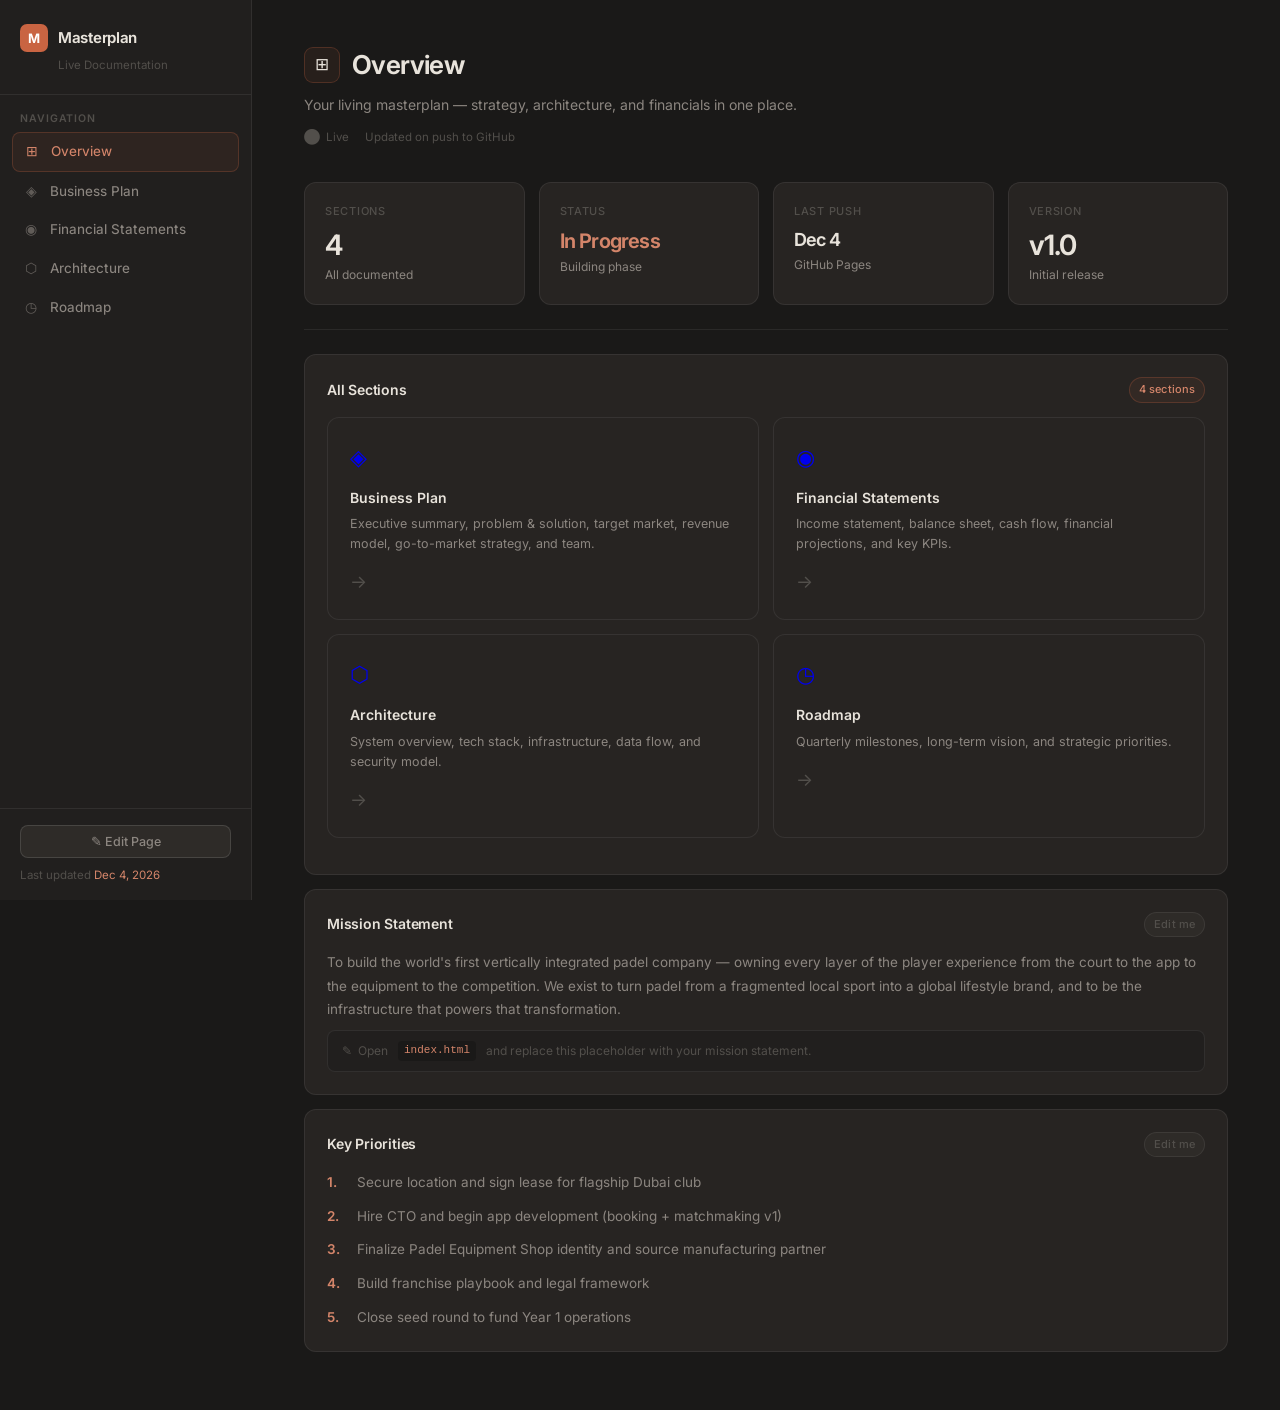
<file: index.html>
<!DOCTYPE html>
<html lang="en">
<head>
  <meta charset="UTF-8" />
  <meta name="viewport" content="width=device-width, initial-scale=1.0" />
  <title>Masterplan — Overview</title>
  <link rel="stylesheet" href="assets/style.css" />
</head>
<body>

<aside class="sidebar" id="sidebar"></aside>

<main class="main">
  <div class="page-header">
    <div class="page-header-top">
      <div class="page-icon">⊞</div>
      <h2>Overview</h2>
    </div>
    <p>Your living masterplan — strategy, architecture, and financials in one place.</p>
    <div class="page-meta">
      <span class="meta-tag">⬤ &nbsp;Live</span>
      <span class="meta-tag">Updated on push to GitHub</span>
    </div>
  </div>

  <!-- Stats -->
  <div class="grid-4">
    <div class="stat-card">
      <div class="stat-label">Sections</div>
      <div class="stat-value">4</div>
      <div class="stat-sub">All documented</div>
    </div>
    <div class="stat-card">
      <div class="stat-label">Status</div>
      <div class="stat-value" style="font-size:20px; color: var(--accent-light);">In Progress</div>
      <div class="stat-sub">Building phase</div>
    </div>
    <div class="stat-card">
      <div class="stat-label">Last Push</div>
      <div class="stat-value" id="last-push" style="font-size:18px;">—</div>
      <div class="stat-sub">GitHub Pages</div>
    </div>
    <div class="stat-card">
      <div class="stat-label">Version</div>
      <div class="stat-value">v1.0</div>
      <div class="stat-sub">Initial release</div>
    </div>
  </div>

  <div class="divider"></div>

  <!-- Section nav cards -->
  <div class="card">
    <div class="card-header">
      <span class="card-title">All Sections</span>
      <span class="badge badge-orange">4 sections</span>
    </div>
    <div class="grid-2">
      <a href="business-plan.html" class="section-card">
        <div class="section-card-icon">◈</div>
        <div class="section-card-title">Business Plan</div>
        <div class="section-card-desc">Executive summary, problem & solution, target market, revenue model, go-to-market strategy, and team.</div>
        <span class="section-card-arrow">→</span>
      </a>
      <a href="financial.html" class="section-card">
        <div class="section-card-icon">◉</div>
        <div class="section-card-title">Financial Statements</div>
        <div class="section-card-desc">Income statement, balance sheet, cash flow, financial projections, and key KPIs.</div>
        <span class="section-card-arrow">→</span>
      </a>
      <a href="architecture.html" class="section-card">
        <div class="section-card-icon">⬡</div>
        <div class="section-card-title">Architecture</div>
        <div class="section-card-desc">System overview, tech stack, infrastructure, data flow, and security model.</div>
        <span class="section-card-arrow">→</span>
      </a>
      <a href="roadmap.html" class="section-card">
        <div class="section-card-icon">◷</div>
        <div class="section-card-title">Roadmap</div>
        <div class="section-card-desc">Quarterly milestones, long-term vision, and strategic priorities.</div>
        <span class="section-card-arrow">→</span>
      </a>
    </div>
  </div>

  <!-- Mission -->
  <div class="card">
    <div class="card-header">
      <span class="card-title">Mission Statement</span>
      <span class="badge badge-muted">Edit me</span>
    </div>
    <div class="card-body">
      To build the world's first vertically integrated padel company — owning every layer of the player experience from the court to the app to the equipment to the competition. We exist to turn padel from a fragmented local sport into a global lifestyle brand, and to be the infrastructure that powers that transformation.
    </div>
    <div class="edit-hint">
      ✎ &nbsp;Open <code>index.html</code> and replace this placeholder with your mission statement.
    </div>
  </div>

  <!-- Quick notes -->
  <div class="card">
    <div class="card-header">
      <span class="card-title">Key Priorities</span>
      <span class="badge badge-muted">Edit me</span>
    </div>
    <div class="card-body">
      <ul style="list-style:none; display:flex; flex-direction:column; gap:10px;">
        <li style="display:flex; gap:10px; align-items:flex-start;"><span style="color:var(--accent-light); font-weight:600; min-width:20px;">1.</span> Secure location and sign lease for flagship Dubai club</li>
        <li style="display:flex; gap:10px; align-items:flex-start;"><span style="color:var(--accent-light); font-weight:600; min-width:20px;">2.</span> Hire CTO and begin app development (booking + matchmaking v1)</li>
        <li style="display:flex; gap:10px; align-items:flex-start;"><span style="color:var(--accent-light); font-weight:600; min-width:20px;">3.</span> Finalize Padel Equipment Shop identity and source manufacturing partner</li>
        <li style="display:flex; gap:10px; align-items:flex-start;"><span style="color:var(--accent-light); font-weight:600; min-width:20px;">4.</span> Build franchise playbook and legal framework</li>
        <li style="display:flex; gap:10px; align-items:flex-start;"><span style="color:var(--accent-light); font-weight:600; min-width:20px;">5.</span> Close seed round to fund Year 1 operations</li>
      </ul>
    </div>
  </div>
</main>

<script src="assets/app.js"></script>
<script>
  document.getElementById('last-push').textContent = new Date().toLocaleDateString('en-US', { month: 'short', day: 'numeric' });
</script>
</body>
</html>
</file>
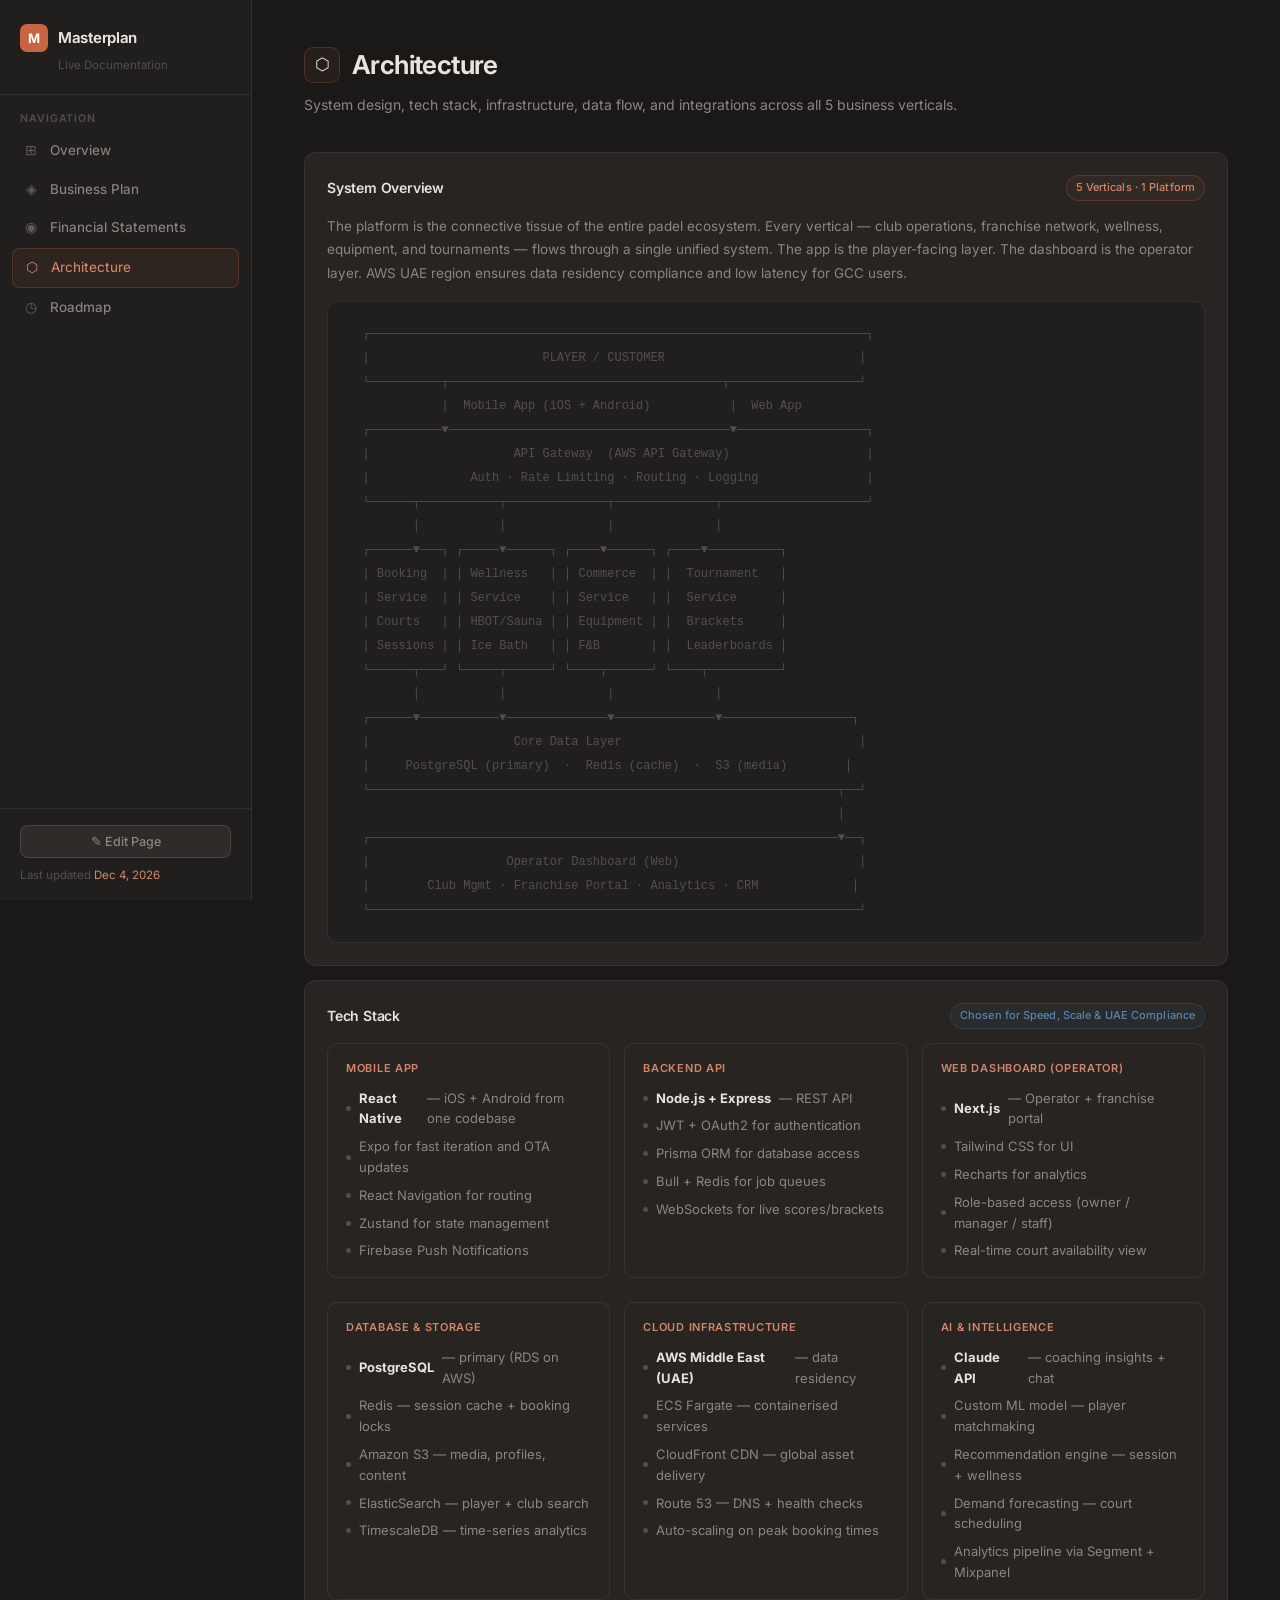
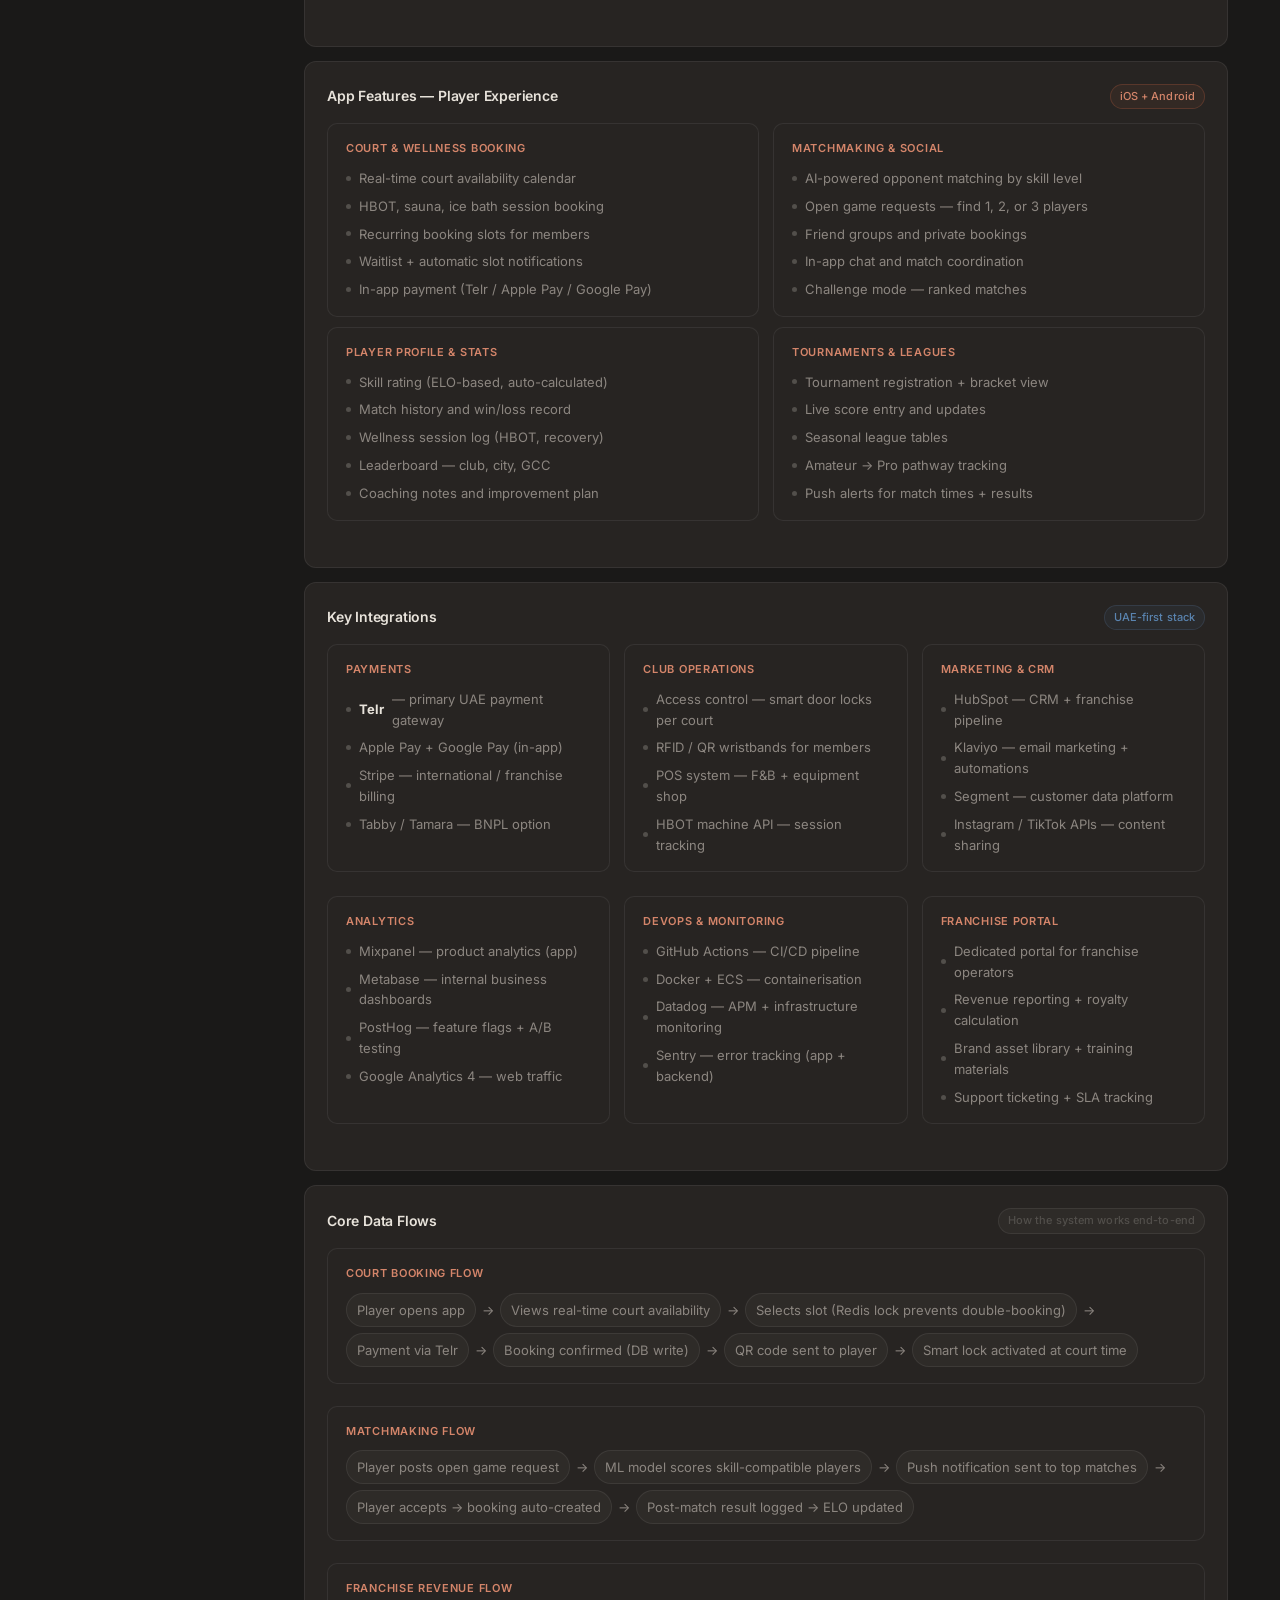
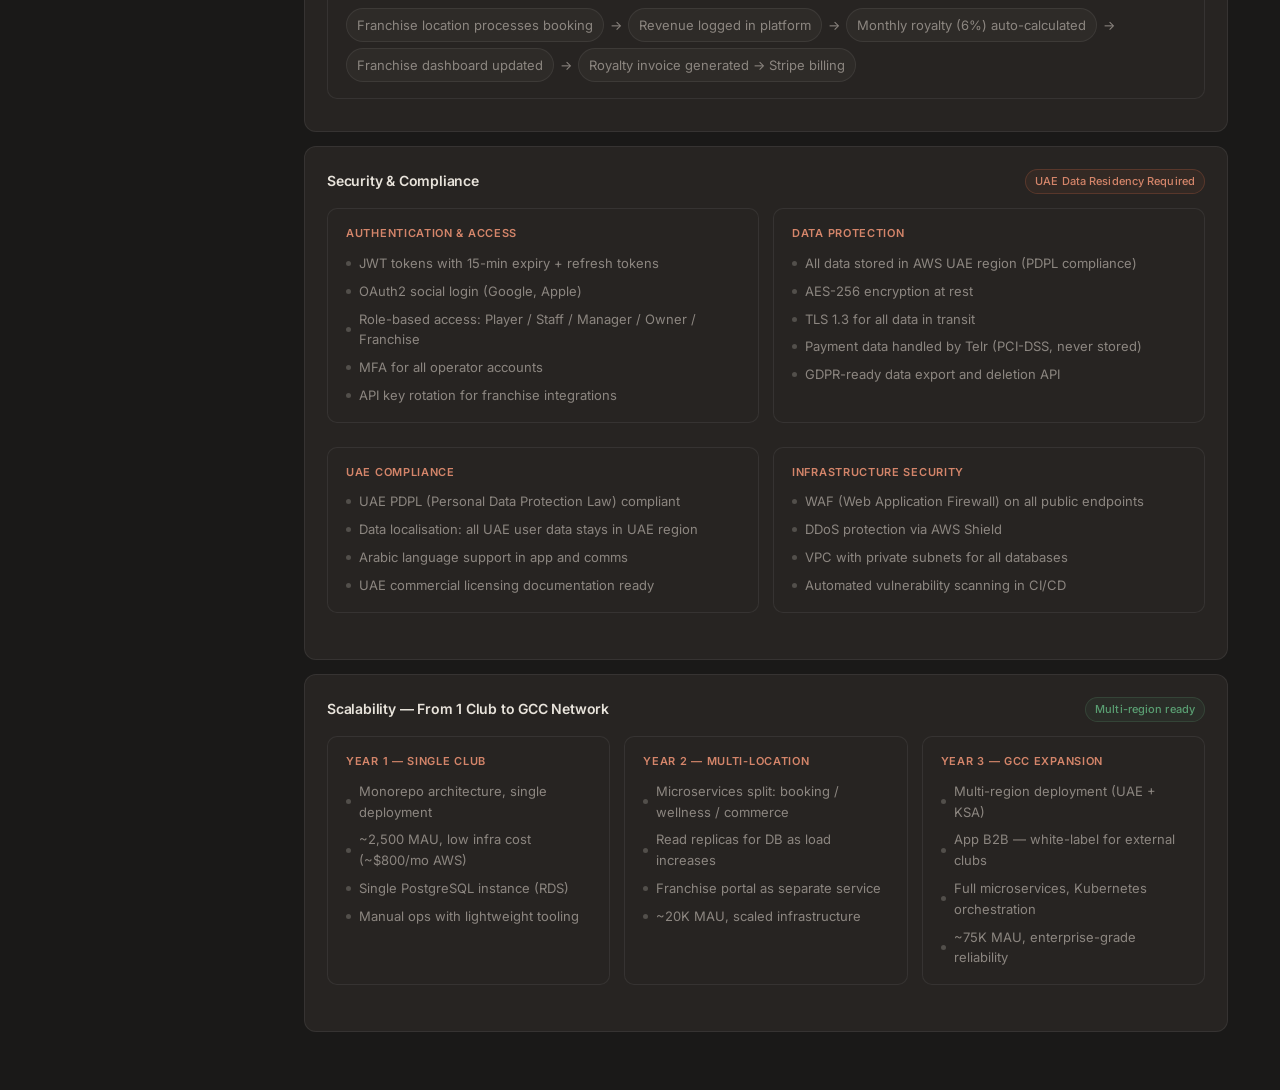
<file: architecture.html>
<!DOCTYPE html>
<html lang="en">
<head>
  <meta charset="UTF-8" />
  <meta name="viewport" content="width=device-width, initial-scale=1.0" />
  <title>Masterplan — Architecture</title>
  <link rel="stylesheet" href="assets/style.css" />
</head>
<body>

<aside class="sidebar" id="sidebar"></aside>

<main class="main">
  <div class="page-header">
    <div class="page-header-top">
      <div class="page-icon">⬡</div>
      <h2>Architecture</h2>
    </div>
    <p>System design, tech stack, infrastructure, data flow, and integrations across all 5 business verticals.</p>
  </div>

  <!-- System Overview -->
  <div class="card">
    <div class="card-header">
      <span class="card-title">System Overview</span>
      <span class="badge badge-orange">5 Verticals · 1 Platform</span>
    </div>
    <div class="card-body" style="margin-bottom:16px;">
      The platform is the connective tissue of the entire padel ecosystem. Every vertical — club operations, franchise network, wellness, equipment, and tournaments — flows through a single unified system. The app is the player-facing layer. The dashboard is the operator layer. AWS UAE region ensures data residency compliance and low latency for GCC users.
    </div>
    <div style="font-family: 'SF Mono', 'Fira Code', monospace; font-size: 12px; color: var(--text-muted); background: var(--bg-secondary); border: 1px solid var(--border); border-radius: 10px; padding: 20px; line-height: 2;">
<pre style="background:none; border:none; padding:0; color:inherit; overflow-x:auto;">
  ┌─────────────────────────────────────────────────────────────────────┐
  │                        PLAYER / CUSTOMER                           │
  └──────────┬──────────────────────────────────────┬──────────────────┘
             │  Mobile App (iOS + Android)           │  Web App
  ┌──────────▼───────────────────────────────────────▼──────────────────┐
  │                    API Gateway  (AWS API Gateway)                   │
  │              Auth · Rate Limiting · Routing · Logging               │
  └──────┬───────────┬──────────────┬──────────────┬────────────────────┘
         │           │              │              │
  ┌──────▼───┐ ┌─────▼──────┐ ┌────▼──────┐ ┌────▼──────────┐
  │ Booking  │ │ Wellness   │ │ Commerce  │ │  Tournament   │
  │ Service  │ │ Service    │ │ Service   │ │  Service      │
  │ Courts   │ │ HBOT/Sauna │ │ Equipment │ │  Brackets     │
  │ Sessions │ │ Ice Bath   │ │ F&B       │ │  Leaderboards │
  └──────┬───┘ └─────┬──────┘ └────┬──────┘ └────┬──────────┘
         │           │              │              │
  ┌──────▼───────────▼──────────────▼──────────────▼──────────────────┐
  │                    Core Data Layer                                 │
  │     PostgreSQL (primary)  ·  Redis (cache)  ·  S3 (media)        │
  └─────────────────────────────────────────────────────────────────┬──┘
                                                                    │
  ┌─────────────────────────────────────────────────────────────────▼──┐
  │                   Operator Dashboard (Web)                         │
  │        Club Mgmt · Franchise Portal · Analytics · CRM             │
  └────────────────────────────────────────────────────────────────────┘
</pre>
    </div>
  </div>

  <!-- Tech Stack -->
  <div class="card">
    <div class="card-header">
      <span class="card-title">Tech Stack</span>
      <span class="badge badge-blue">Chosen for Speed, Scale & UAE Compliance</span>
    </div>
    <div class="grid-3">
      <div class="arch-block">
        <div class="arch-block-label">Mobile App</div>
        <ul class="arch-list">
          <li><strong style="color:var(--text-primary);">React Native</strong> — iOS + Android from one codebase</li>
          <li>Expo for fast iteration and OTA updates</li>
          <li>React Navigation for routing</li>
          <li>Zustand for state management</li>
          <li>Firebase Push Notifications</li>
        </ul>
      </div>
      <div class="arch-block">
        <div class="arch-block-label">Backend API</div>
        <ul class="arch-list">
          <li><strong style="color:var(--text-primary);">Node.js + Express</strong> — REST API</li>
          <li>JWT + OAuth2 for authentication</li>
          <li>Prisma ORM for database access</li>
          <li>Bull + Redis for job queues</li>
          <li>WebSockets for live scores/brackets</li>
        </ul>
      </div>
      <div class="arch-block">
        <div class="arch-block-label">Web Dashboard (Operator)</div>
        <ul class="arch-list">
          <li><strong style="color:var(--text-primary);">Next.js</strong> — Operator + franchise portal</li>
          <li>Tailwind CSS for UI</li>
          <li>Recharts for analytics</li>
          <li>Role-based access (owner / manager / staff)</li>
          <li>Real-time court availability view</li>
        </ul>
      </div>
      <div class="arch-block">
        <div class="arch-block-label">Database & Storage</div>
        <ul class="arch-list">
          <li><strong style="color:var(--text-primary);">PostgreSQL</strong> — primary (RDS on AWS)</li>
          <li>Redis — session cache + booking locks</li>
          <li>Amazon S3 — media, profiles, content</li>
          <li>ElasticSearch — player + club search</li>
          <li>TimescaleDB — time-series analytics</li>
        </ul>
      </div>
      <div class="arch-block">
        <div class="arch-block-label">Cloud Infrastructure</div>
        <ul class="arch-list">
          <li><strong style="color:var(--text-primary);">AWS Middle East (UAE)</strong> — data residency</li>
          <li>ECS Fargate — containerised services</li>
          <li>CloudFront CDN — global asset delivery</li>
          <li>Route 53 — DNS + health checks</li>
          <li>Auto-scaling on peak booking times</li>
        </ul>
      </div>
      <div class="arch-block">
        <div class="arch-block-label">AI & Intelligence</div>
        <ul class="arch-list">
          <li><strong style="color:var(--text-primary);">Claude API</strong> — coaching insights + chat</li>
          <li>Custom ML model — player matchmaking</li>
          <li>Recommendation engine — session + wellness</li>
          <li>Demand forecasting — court scheduling</li>
          <li>Analytics pipeline via Segment + Mixpanel</li>
        </ul>
      </div>
    </div>
  </div>

  <!-- App Features -->
  <div class="card">
    <div class="card-header">
      <span class="card-title">App Features — Player Experience</span>
      <span class="badge badge-orange">iOS + Android</span>
    </div>
    <div class="grid-2">
      <div>
        <div class="arch-block">
          <div class="arch-block-label">Court & Wellness Booking</div>
          <ul class="arch-list">
            <li>Real-time court availability calendar</li>
            <li>HBOT, sauna, ice bath session booking</li>
            <li>Recurring booking slots for members</li>
            <li>Waitlist + automatic slot notifications</li>
            <li>In-app payment (Telr / Apple Pay / Google Pay)</li>
          </ul>
        </div>
        <div class="arch-block" style="margin-top:10px;">
          <div class="arch-block-label">Player Profile & Stats</div>
          <ul class="arch-list">
            <li>Skill rating (ELO-based, auto-calculated)</li>
            <li>Match history and win/loss record</li>
            <li>Wellness session log (HBOT, recovery)</li>
            <li>Leaderboard — club, city, GCC</li>
            <li>Coaching notes and improvement plan</li>
          </ul>
        </div>
      </div>
      <div>
        <div class="arch-block">
          <div class="arch-block-label">Matchmaking & Social</div>
          <ul class="arch-list">
            <li>AI-powered opponent matching by skill level</li>
            <li>Open game requests — find 1, 2, or 3 players</li>
            <li>Friend groups and private bookings</li>
            <li>In-app chat and match coordination</li>
            <li>Challenge mode — ranked matches</li>
          </ul>
        </div>
        <div class="arch-block" style="margin-top:10px;">
          <div class="arch-block-label">Tournaments & Leagues</div>
          <ul class="arch-list">
            <li>Tournament registration + bracket view</li>
            <li>Live score entry and updates</li>
            <li>Seasonal league tables</li>
            <li>Amateur → Pro pathway tracking</li>
            <li>Push alerts for match times + results</li>
          </ul>
        </div>
      </div>
    </div>
  </div>

  <!-- Integrations -->
  <div class="card">
    <div class="card-header">
      <span class="card-title">Key Integrations</span>
      <span class="badge badge-blue">UAE-first stack</span>
    </div>
    <div class="grid-3">
      <div class="arch-block">
        <div class="arch-block-label">Payments</div>
        <ul class="arch-list">
          <li><strong style="color:var(--text-primary);">Telr</strong> — primary UAE payment gateway</li>
          <li>Apple Pay + Google Pay (in-app)</li>
          <li>Stripe — international / franchise billing</li>
          <li>Tabby / Tamara — BNPL option</li>
        </ul>
      </div>
      <div class="arch-block">
        <div class="arch-block-label">Club Operations</div>
        <ul class="arch-list">
          <li>Access control — smart door locks per court</li>
          <li>RFID / QR wristbands for members</li>
          <li>POS system — F&B + equipment shop</li>
          <li>HBOT machine API — session tracking</li>
        </ul>
      </div>
      <div class="arch-block">
        <div class="arch-block-label">Marketing & CRM</div>
        <ul class="arch-list">
          <li>HubSpot — CRM + franchise pipeline</li>
          <li>Klaviyo — email marketing + automations</li>
          <li>Segment — customer data platform</li>
          <li>Instagram / TikTok APIs — content sharing</li>
        </ul>
      </div>
      <div class="arch-block">
        <div class="arch-block-label">Analytics</div>
        <ul class="arch-list">
          <li>Mixpanel — product analytics (app)</li>
          <li>Metabase — internal business dashboards</li>
          <li>PostHog — feature flags + A/B testing</li>
          <li>Google Analytics 4 — web traffic</li>
        </ul>
      </div>
      <div class="arch-block">
        <div class="arch-block-label">DevOps & Monitoring</div>
        <ul class="arch-list">
          <li>GitHub Actions — CI/CD pipeline</li>
          <li>Docker + ECS — containerisation</li>
          <li>Datadog — APM + infrastructure monitoring</li>
          <li>Sentry — error tracking (app + backend)</li>
        </ul>
      </div>
      <div class="arch-block">
        <div class="arch-block-label">Franchise Portal</div>
        <ul class="arch-list">
          <li>Dedicated portal for franchise operators</li>
          <li>Revenue reporting + royalty calculation</li>
          <li>Brand asset library + training materials</li>
          <li>Support ticketing + SLA tracking</li>
        </ul>
      </div>
    </div>
  </div>

  <!-- Data Flow -->
  <div class="card">
    <div class="card-header">
      <span class="card-title">Core Data Flows</span>
      <span class="badge badge-muted">How the system works end-to-end</span>
    </div>
    <div style="display:flex; flex-direction:column; gap:12px;">
      <div class="arch-block">
        <div class="arch-block-label">Court Booking Flow</div>
        <div style="font-size:13px; color:var(--text-secondary); display:flex; align-items:center; flex-wrap:wrap; gap:6px; line-height:2;">
          <span style="background:var(--bg-hover); padding:3px 10px; border-radius:20px; border:1px solid var(--border);">Player opens app</span> →
          <span style="background:var(--bg-hover); padding:3px 10px; border-radius:20px; border:1px solid var(--border);">Views real-time court availability</span> →
          <span style="background:var(--bg-hover); padding:3px 10px; border-radius:20px; border:1px solid var(--border);">Selects slot (Redis lock prevents double-booking)</span> →
          <span style="background:var(--bg-hover); padding:3px 10px; border-radius:20px; border:1px solid var(--border);">Payment via Telr</span> →
          <span style="background:var(--bg-hover); padding:3px 10px; border-radius:20px; border:1px solid var(--border);">Booking confirmed (DB write)</span> →
          <span style="background:var(--bg-hover); padding:3px 10px; border-radius:20px; border:1px solid var(--border);">QR code sent to player</span> →
          <span style="background:var(--bg-hover); padding:3px 10px; border-radius:20px; border:1px solid var(--border);">Smart lock activated at court time</span>
        </div>
      </div>
      <div class="arch-block">
        <div class="arch-block-label">Matchmaking Flow</div>
        <div style="font-size:13px; color:var(--text-secondary); display:flex; align-items:center; flex-wrap:wrap; gap:6px; line-height:2;">
          <span style="background:var(--bg-hover); padding:3px 10px; border-radius:20px; border:1px solid var(--border);">Player posts open game request</span> →
          <span style="background:var(--bg-hover); padding:3px 10px; border-radius:20px; border:1px solid var(--border);">ML model scores skill-compatible players</span> →
          <span style="background:var(--bg-hover); padding:3px 10px; border-radius:20px; border:1px solid var(--border);">Push notification sent to top matches</span> →
          <span style="background:var(--bg-hover); padding:3px 10px; border-radius:20px; border:1px solid var(--border);">Player accepts → booking auto-created</span> →
          <span style="background:var(--bg-hover); padding:3px 10px; border-radius:20px; border:1px solid var(--border);">Post-match result logged → ELO updated</span>
        </div>
      </div>
      <div class="arch-block">
        <div class="arch-block-label">Franchise Revenue Flow</div>
        <div style="font-size:13px; color:var(--text-secondary); display:flex; align-items:center; flex-wrap:wrap; gap:6px; line-height:2;">
          <span style="background:var(--bg-hover); padding:3px 10px; border-radius:20px; border:1px solid var(--border);">Franchise location processes booking</span> →
          <span style="background:var(--bg-hover); padding:3px 10px; border-radius:20px; border:1px solid var(--border);">Revenue logged in platform</span> →
          <span style="background:var(--bg-hover); padding:3px 10px; border-radius:20px; border:1px solid var(--border);">Monthly royalty (6%) auto-calculated</span> →
          <span style="background:var(--bg-hover); padding:3px 10px; border-radius:20px; border:1px solid var(--border);">Franchise dashboard updated</span> →
          <span style="background:var(--bg-hover); padding:3px 10px; border-radius:20px; border:1px solid var(--border);">Royalty invoice generated → Stripe billing</span>
        </div>
      </div>
    </div>
  </div>

  <!-- Security -->
  <div class="card">
    <div class="card-header">
      <span class="card-title">Security & Compliance</span>
      <span class="badge badge-orange">UAE Data Residency Required</span>
    </div>
    <div class="grid-2">
      <div class="arch-block">
        <div class="arch-block-label">Authentication & Access</div>
        <ul class="arch-list">
          <li>JWT tokens with 15-min expiry + refresh tokens</li>
          <li>OAuth2 social login (Google, Apple)</li>
          <li>Role-based access: Player / Staff / Manager / Owner / Franchise</li>
          <li>MFA for all operator accounts</li>
          <li>API key rotation for franchise integrations</li>
        </ul>
      </div>
      <div class="arch-block">
        <div class="arch-block-label">Data Protection</div>
        <ul class="arch-list">
          <li>All data stored in AWS UAE region (PDPL compliance)</li>
          <li>AES-256 encryption at rest</li>
          <li>TLS 1.3 for all data in transit</li>
          <li>Payment data handled by Telr (PCI-DSS, never stored)</li>
          <li>GDPR-ready data export and deletion API</li>
        </ul>
      </div>
      <div class="arch-block">
        <div class="arch-block-label">UAE Compliance</div>
        <ul class="arch-list">
          <li>UAE PDPL (Personal Data Protection Law) compliant</li>
          <li>Data localisation: all UAE user data stays in UAE region</li>
          <li>Arabic language support in app and comms</li>
          <li>UAE commercial licensing documentation ready</li>
        </ul>
      </div>
      <div class="arch-block">
        <div class="arch-block-label">Infrastructure Security</div>
        <ul class="arch-list">
          <li>WAF (Web Application Firewall) on all public endpoints</li>
          <li>DDoS protection via AWS Shield</li>
          <li>VPC with private subnets for all databases</li>
          <li>Automated vulnerability scanning in CI/CD</li>
        </ul>
      </div>
    </div>
  </div>

  <!-- Scalability -->
  <div class="card">
    <div class="card-header">
      <span class="card-title">Scalability — From 1 Club to GCC Network</span>
      <span class="badge badge-green">Multi-region ready</span>
    </div>
    <div class="grid-3">
      <div class="arch-block">
        <div class="arch-block-label">Year 1 — Single Club</div>
        <ul class="arch-list">
          <li>Monorepo architecture, single deployment</li>
          <li>~2,500 MAU, low infra cost (~$800/mo AWS)</li>
          <li>Single PostgreSQL instance (RDS)</li>
          <li>Manual ops with lightweight tooling</li>
        </ul>
      </div>
      <div class="arch-block">
        <div class="arch-block-label">Year 2 — Multi-Location</div>
        <ul class="arch-list">
          <li>Microservices split: booking / wellness / commerce</li>
          <li>Read replicas for DB as load increases</li>
          <li>Franchise portal as separate service</li>
          <li>~20K MAU, scaled infrastructure</li>
        </ul>
      </div>
      <div class="arch-block">
        <div class="arch-block-label">Year 3 — GCC Expansion</div>
        <ul class="arch-list">
          <li>Multi-region deployment (UAE + KSA)</li>
          <li>App B2B — white-label for external clubs</li>
          <li>Full microservices, Kubernetes orchestration</li>
          <li>~75K MAU, enterprise-grade reliability</li>
        </ul>
      </div>
    </div>
  </div>

</main>

<script src="assets/app.js"></script>
</body>
</html>
</file>
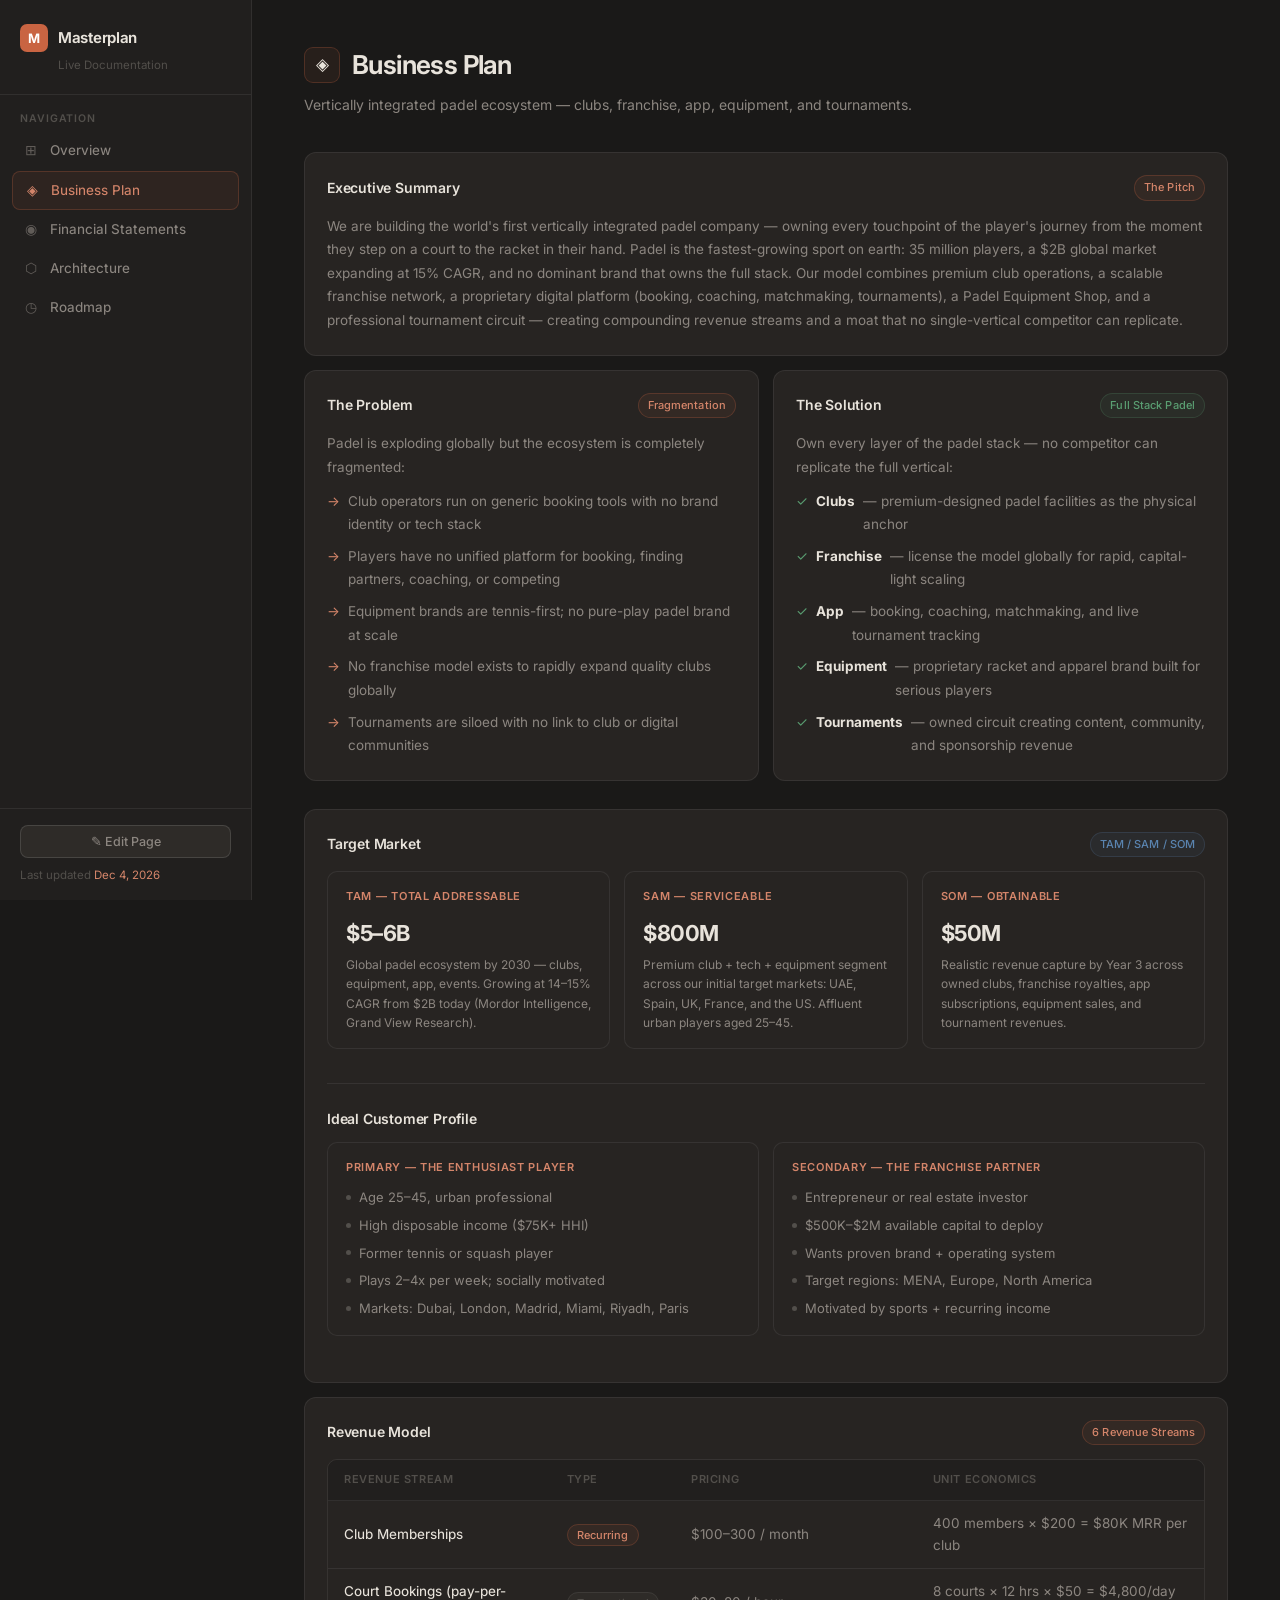
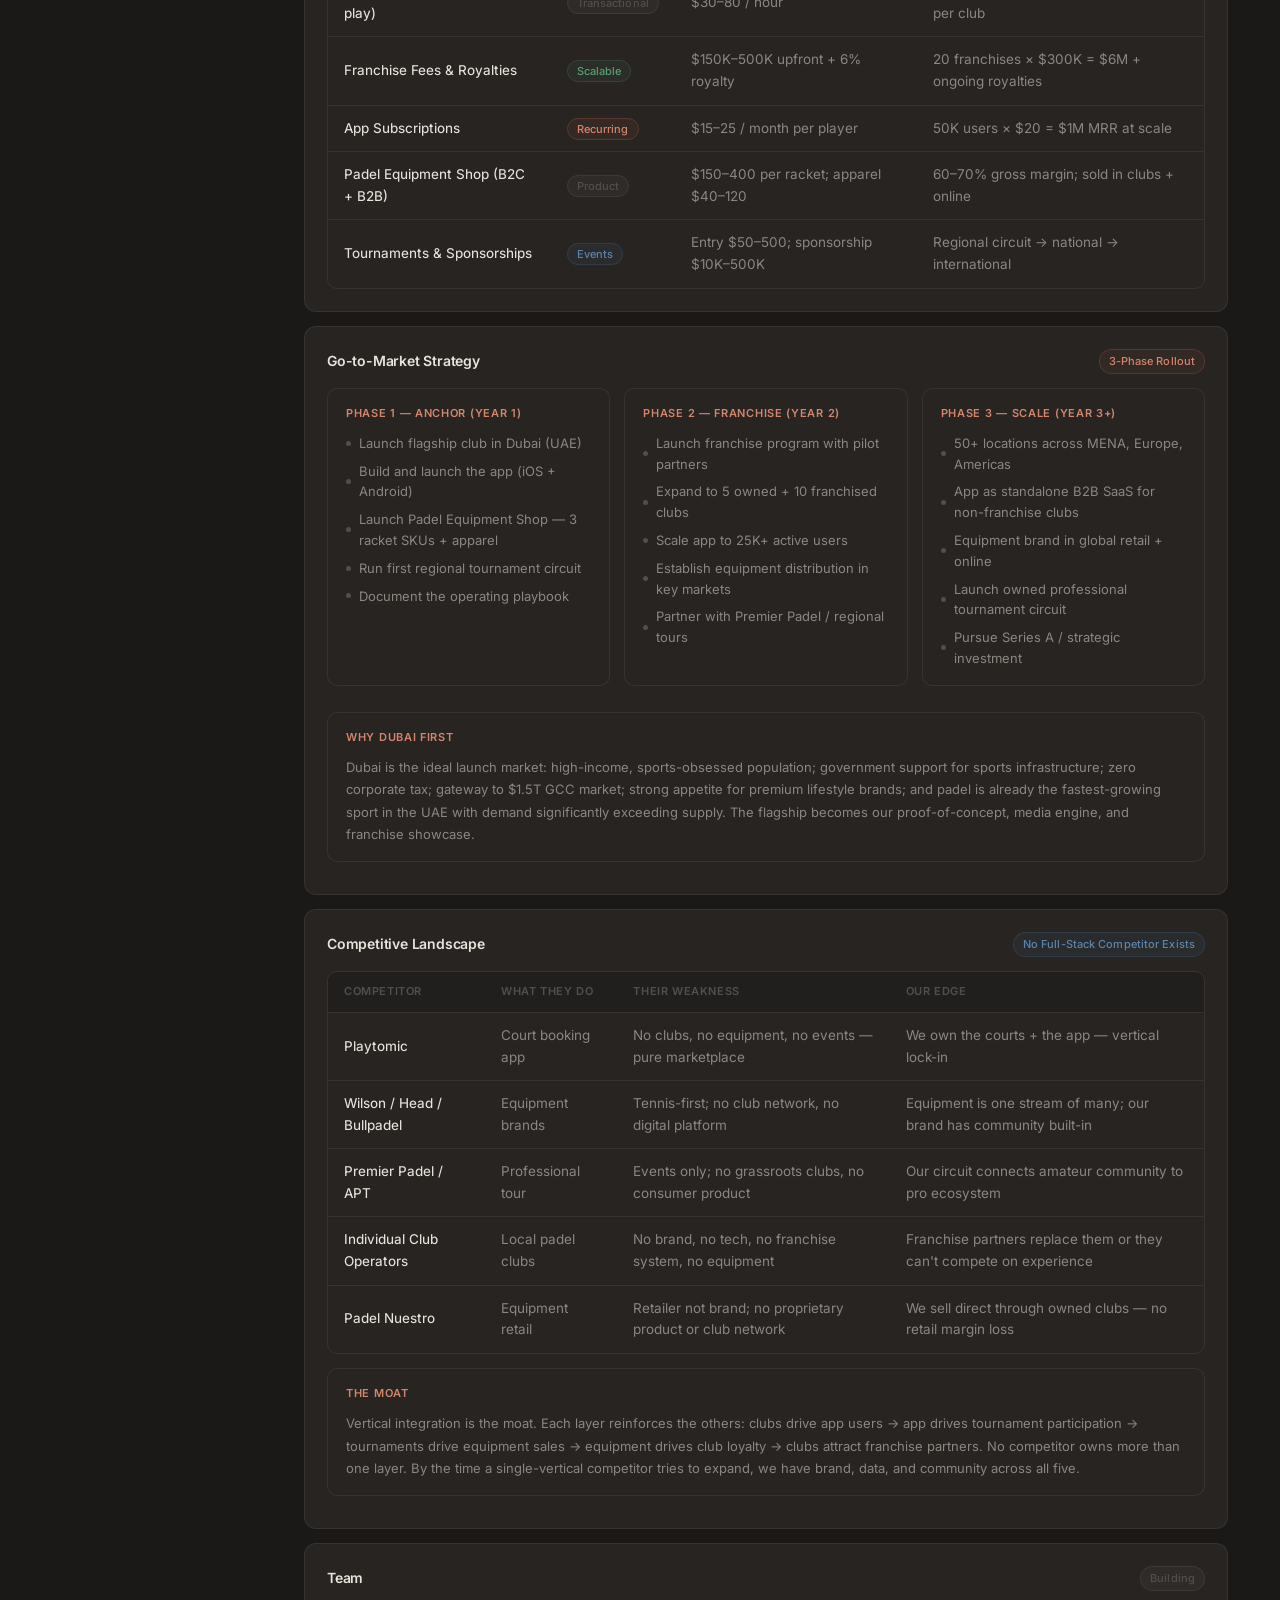
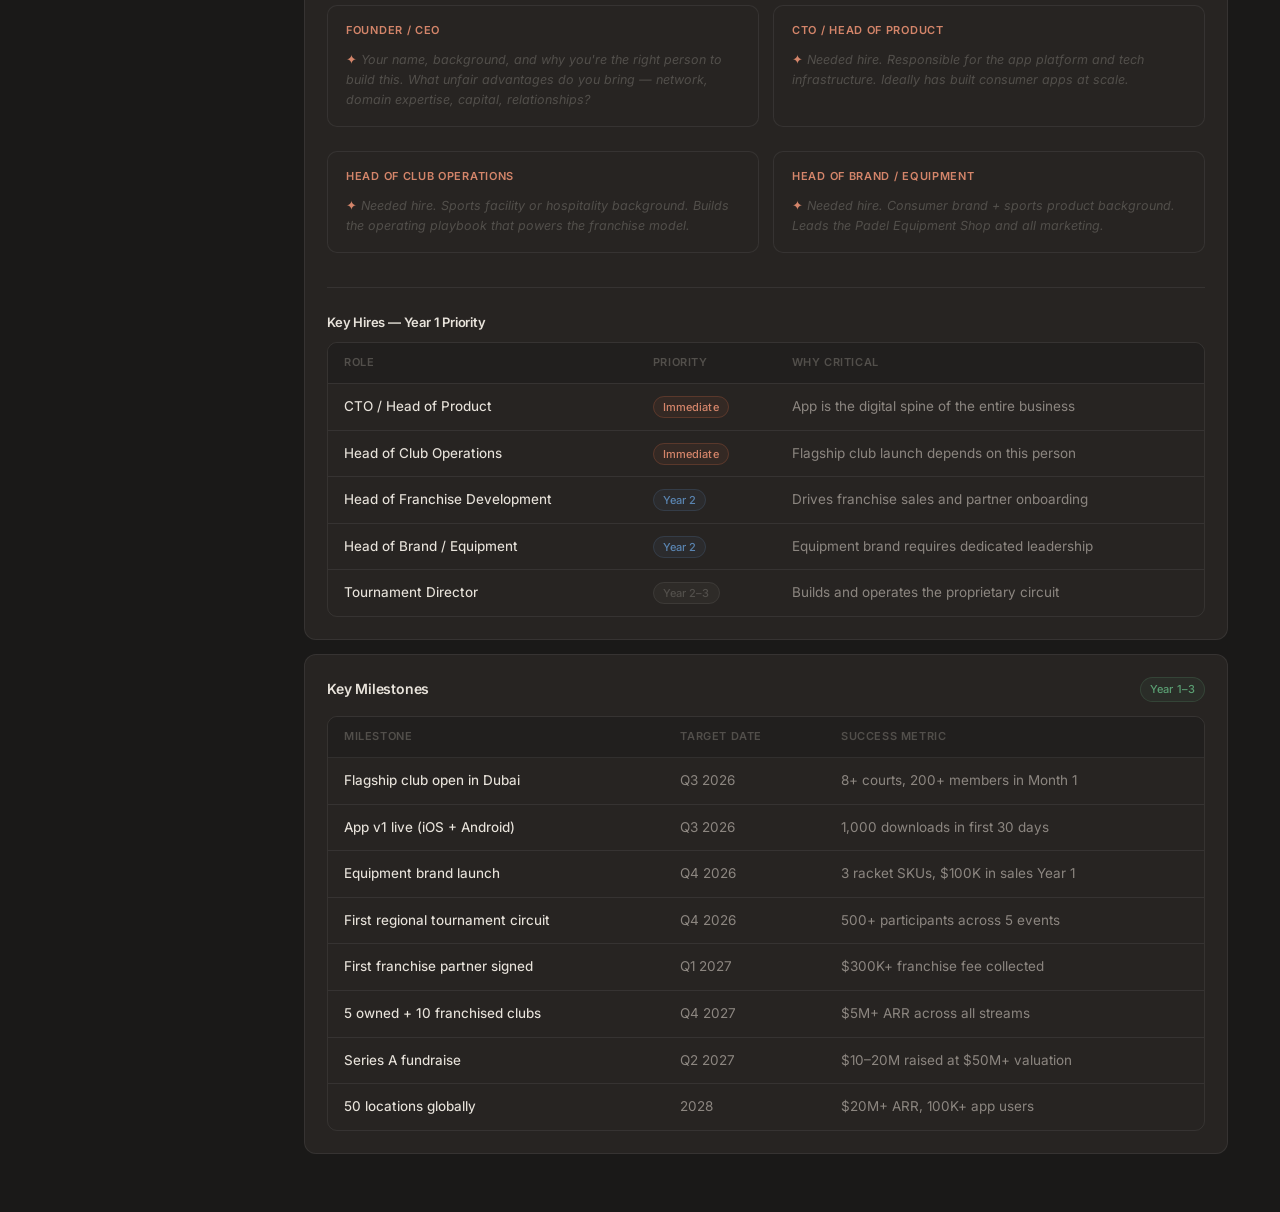
<file: business-plan.html>
<!DOCTYPE html>
<html lang="en">
<head>
  <meta charset="UTF-8" />
  <meta name="viewport" content="width=device-width, initial-scale=1.0" />
  <title>Masterplan — Business Plan</title>
  <link rel="stylesheet" href="assets/style.css" />
</head>
<body>

<aside class="sidebar" id="sidebar"></aside>

<main class="main">
  <div class="page-header">
    <div class="page-header-top">
      <div class="page-icon">◈</div>
      <h2>Business Plan</h2>
    </div>
    <p>Vertically integrated padel ecosystem — clubs, franchise, app, equipment, and tournaments.</p>
  </div>

  <!-- Executive Summary -->
  <div class="card">
    <div class="card-header">
      <span class="card-title">Executive Summary</span>
      <span class="badge badge-orange">The Pitch</span>
    </div>
    <div class="card-body">
      We are building the world's first vertically integrated padel company — owning every touchpoint of the player's journey from the moment they step on a court to the racket in their hand. Padel is the fastest-growing sport on earth: 35 million players, a $2B global market expanding at 15% CAGR, and no dominant brand that owns the full stack. Our model combines premium club operations, a scalable franchise network, a proprietary digital platform (booking, coaching, matchmaking, tournaments), a Padel Equipment Shop, and a professional tournament circuit — creating compounding revenue streams and a moat that no single-vertical competitor can replicate.
    </div>
  </div>

  <!-- Problem & Solution -->
  <div class="grid-2">
    <div class="card">
      <div class="card-header">
        <span class="card-title">The Problem</span>
        <span class="badge badge-orange">Fragmentation</span>
      </div>
      <div class="card-body">
        <p style="margin-bottom:10px;">Padel is exploding globally but the ecosystem is completely fragmented:</p>
        <ul style="list-style:none; display:flex; flex-direction:column; gap:8px;">
          <li style="display:flex; gap:8px;"><span style="color:var(--accent-light);">→</span> Club operators run on generic booking tools with no brand identity or tech stack</li>
          <li style="display:flex; gap:8px;"><span style="color:var(--accent-light);">→</span> Players have no unified platform for booking, finding partners, coaching, or competing</li>
          <li style="display:flex; gap:8px;"><span style="color:var(--accent-light);">→</span> Equipment brands are tennis-first; no pure-play padel brand at scale</li>
          <li style="display:flex; gap:8px;"><span style="color:var(--accent-light);">→</span> No franchise model exists to rapidly expand quality clubs globally</li>
          <li style="display:flex; gap:8px;"><span style="color:var(--accent-light);">→</span> Tournaments are siloed with no link to club or digital communities</li>
        </ul>
      </div>
    </div>
    <div class="card">
      <div class="card-header">
        <span class="card-title">The Solution</span>
        <span class="badge badge-green">Full Stack Padel</span>
      </div>
      <div class="card-body">
        <p style="margin-bottom:10px;">Own every layer of the padel stack — no competitor can replicate the full vertical:</p>
        <ul style="list-style:none; display:flex; flex-direction:column; gap:8px;">
          <li style="display:flex; gap:8px;"><span style="color:var(--green);">✓</span> <strong style="color:var(--text-primary);">Clubs</strong> — premium-designed padel facilities as the physical anchor</li>
          <li style="display:flex; gap:8px;"><span style="color:var(--green);">✓</span> <strong style="color:var(--text-primary);">Franchise</strong> — license the model globally for rapid, capital-light scaling</li>
          <li style="display:flex; gap:8px;"><span style="color:var(--green);">✓</span> <strong style="color:var(--text-primary);">App</strong> — booking, coaching, matchmaking, and live tournament tracking</li>
          <li style="display:flex; gap:8px;"><span style="color:var(--green);">✓</span> <strong style="color:var(--text-primary);">Equipment</strong> — proprietary racket and apparel brand built for serious players</li>
          <li style="display:flex; gap:8px;"><span style="color:var(--green);">✓</span> <strong style="color:var(--text-primary);">Tournaments</strong> — owned circuit creating content, community, and sponsorship revenue</li>
        </ul>
      </div>
    </div>
  </div>

  <!-- Target Market -->
  <div class="card">
    <div class="card-header">
      <span class="card-title">Target Market</span>
      <span class="badge badge-blue">TAM / SAM / SOM</span>
    </div>
    <div class="grid-3">
      <div class="arch-block">
        <div class="arch-block-label">TAM — Total Addressable</div>
        <div style="font-size:22px; font-weight:700; color:var(--text-primary); letter-spacing:-0.5px; margin-bottom:4px;">$5–6B</div>
        <div style="font-size:12px; color:var(--text-secondary);">Global padel ecosystem by 2030 — clubs, equipment, app, events. Growing at 14–15% CAGR from $2B today (Mordor Intelligence, Grand View Research).</div>
      </div>
      <div class="arch-block">
        <div class="arch-block-label">SAM — Serviceable</div>
        <div style="font-size:22px; font-weight:700; color:var(--text-primary); letter-spacing:-0.5px; margin-bottom:4px;">$800M</div>
        <div style="font-size:12px; color:var(--text-secondary);">Premium club + tech + equipment segment across our initial target markets: UAE, Spain, UK, France, and the US. Affluent urban players aged 25–45.</div>
      </div>
      <div class="arch-block">
        <div class="arch-block-label">SOM — Obtainable</div>
        <div style="font-size:22px; font-weight:700; color:var(--text-primary); letter-spacing:-0.5px; margin-bottom:4px;">$50M</div>
        <div style="font-size:12px; color:var(--text-secondary);">Realistic revenue capture by Year 3 across owned clubs, franchise royalties, app subscriptions, equipment sales, and tournament revenues.</div>
      </div>
    </div>
    <div class="divider"></div>
    <div class="card-title" style="margin-bottom:12px;">Ideal Customer Profile</div>
    <div class="grid-2">
      <div class="arch-block">
        <div class="arch-block-label">Primary — The Enthusiast Player</div>
        <ul class="arch-list">
          <li>Age 25–45, urban professional</li>
          <li>High disposable income ($75K+ HHI)</li>
          <li>Former tennis or squash player</li>
          <li>Plays 2–4x per week; socially motivated</li>
          <li>Markets: Dubai, London, Madrid, Miami, Riyadh, Paris</li>
        </ul>
      </div>
      <div class="arch-block">
        <div class="arch-block-label">Secondary — The Franchise Partner</div>
        <ul class="arch-list">
          <li>Entrepreneur or real estate investor</li>
          <li>$500K–$2M available capital to deploy</li>
          <li>Wants proven brand + operating system</li>
          <li>Target regions: MENA, Europe, North America</li>
          <li>Motivated by sports + recurring income</li>
        </ul>
      </div>
    </div>
  </div>

  <!-- Revenue Model -->
  <div class="card">
    <div class="card-header">
      <span class="card-title">Revenue Model</span>
      <span class="badge badge-orange">6 Revenue Streams</span>
    </div>
    <div class="table-wrap">
      <table>
        <thead>
          <tr>
            <th>Revenue Stream</th>
            <th>Type</th>
            <th>Pricing</th>
            <th>Unit Economics</th>
          </tr>
        </thead>
        <tbody>
          <tr>
            <td>Club Memberships</td>
            <td><span class="badge badge-orange">Recurring</span></td>
            <td>$100–300 / month</td>
            <td>400 members × $200 = $80K MRR per club</td>
          </tr>
          <tr>
            <td>Court Bookings (pay-per-play)</td>
            <td><span class="badge badge-muted">Transactional</span></td>
            <td>$30–80 / hour</td>
            <td>8 courts × 12 hrs × $50 = $4,800/day per club</td>
          </tr>
          <tr>
            <td>Franchise Fees & Royalties</td>
            <td><span class="badge badge-green">Scalable</span></td>
            <td>$150K–500K upfront + 6% royalty</td>
            <td>20 franchises × $300K = $6M + ongoing royalties</td>
          </tr>
          <tr>
            <td>App Subscriptions</td>
            <td><span class="badge badge-orange">Recurring</span></td>
            <td>$15–25 / month per player</td>
            <td>50K users × $20 = $1M MRR at scale</td>
          </tr>
          <tr>
            <td>Padel Equipment Shop (B2C + B2B)</td>
            <td><span class="badge badge-muted">Product</span></td>
            <td>$150–400 per racket; apparel $40–120</td>
            <td>60–70% gross margin; sold in clubs + online</td>
          </tr>
          <tr>
            <td>Tournaments & Sponsorships</td>
            <td><span class="badge badge-blue">Events</span></td>
            <td>Entry $50–500; sponsorship $10K–500K</td>
            <td>Regional circuit → national → international</td>
          </tr>
        </tbody>
      </table>
    </div>
  </div>

  <!-- Go-to-Market -->
  <div class="card">
    <div class="card-header">
      <span class="card-title">Go-to-Market Strategy</span>
      <span class="badge badge-orange">3-Phase Rollout</span>
    </div>
    <div class="grid-3" style="margin-bottom:16px;">
      <div class="arch-block">
        <div class="arch-block-label">Phase 1 — Anchor (Year 1)</div>
        <ul class="arch-list">
          <li>Launch flagship club in Dubai (UAE)</li>
          <li>Build and launch the app (iOS + Android)</li>
          <li>Launch Padel Equipment Shop — 3 racket SKUs + apparel</li>
          <li>Run first regional tournament circuit</li>
          <li>Document the operating playbook</li>
        </ul>
      </div>
      <div class="arch-block">
        <div class="arch-block-label">Phase 2 — Franchise (Year 2)</div>
        <ul class="arch-list">
          <li>Launch franchise program with pilot partners</li>
          <li>Expand to 5 owned + 10 franchised clubs</li>
          <li>Scale app to 25K+ active users</li>
          <li>Establish equipment distribution in key markets</li>
          <li>Partner with Premier Padel / regional tours</li>
        </ul>
      </div>
      <div class="arch-block">
        <div class="arch-block-label">Phase 3 — Scale (Year 3+)</div>
        <ul class="arch-list">
          <li>50+ locations across MENA, Europe, Americas</li>
          <li>App as standalone B2B SaaS for non-franchise clubs</li>
          <li>Equipment brand in global retail + online</li>
          <li>Launch owned professional tournament circuit</li>
          <li>Pursue Series A / strategic investment</li>
        </ul>
      </div>
    </div>
    <div class="arch-block">
      <div class="arch-block-label">Why Dubai First</div>
      <div style="font-size:13px; color:var(--text-secondary); line-height:1.7;">
        Dubai is the ideal launch market: high-income, sports-obsessed population; government support for sports infrastructure; zero corporate tax; gateway to $1.5T GCC market; strong appetite for premium lifestyle brands; and padel is already the fastest-growing sport in the UAE with demand significantly exceeding supply. The flagship becomes our proof-of-concept, media engine, and franchise showcase.
      </div>
    </div>
  </div>

  <!-- Competition -->
  <div class="card">
    <div class="card-header">
      <span class="card-title">Competitive Landscape</span>
      <span class="badge badge-blue">No Full-Stack Competitor Exists</span>
    </div>
    <div class="table-wrap">
      <table>
        <thead>
          <tr>
            <th>Competitor</th>
            <th>What They Do</th>
            <th>Their Weakness</th>
            <th>Our Edge</th>
          </tr>
        </thead>
        <tbody>
          <tr>
            <td>Playtomic</td>
            <td>Court booking app</td>
            <td>No clubs, no equipment, no events — pure marketplace</td>
            <td>We own the courts + the app — vertical lock-in</td>
          </tr>
          <tr>
            <td>Wilson / Head / Bullpadel</td>
            <td>Equipment brands</td>
            <td>Tennis-first; no club network, no digital platform</td>
            <td>Equipment is one stream of many; our brand has community built-in</td>
          </tr>
          <tr>
            <td>Premier Padel / APT</td>
            <td>Professional tour</td>
            <td>Events only; no grassroots clubs, no consumer product</td>
            <td>Our circuit connects amateur community to pro ecosystem</td>
          </tr>
          <tr>
            <td>Individual Club Operators</td>
            <td>Local padel clubs</td>
            <td>No brand, no tech, no franchise system, no equipment</td>
            <td>Franchise partners replace them or they can't compete on experience</td>
          </tr>
          <tr>
            <td>Padel Nuestro</td>
            <td>Equipment retail</td>
            <td>Retailer not brand; no proprietary product or club network</td>
            <td>We sell direct through owned clubs — no retail margin loss</td>
          </tr>
        </tbody>
      </table>
    </div>
    <div class="arch-block" style="margin-top:14px;">
      <div class="arch-block-label">The Moat</div>
      <div style="font-size:13px; color:var(--text-secondary); line-height:1.7;">
        Vertical integration is the moat. Each layer reinforces the others: clubs drive app users → app drives tournament participation → tournaments drive equipment sales → equipment drives club loyalty → clubs attract franchise partners. No competitor owns more than one layer. By the time a single-vertical competitor tries to expand, we have brand, data, and community across all five.
      </div>
    </div>
  </div>

  <!-- Team -->
  <div class="card">
    <div class="card-header">
      <span class="card-title">Team</span>
      <span class="badge badge-muted">Building</span>
    </div>
    <div class="grid-2">
      <div class="arch-block">
        <div class="arch-block-label">Founder / CEO</div>
        <div class="placeholder" style="border:none; padding:0; font-size:12.5px;">
          <strong>✦</strong> Your name, background, and why you're the right person to build this. What unfair advantages do you bring — network, domain expertise, capital, relationships?
        </div>
      </div>
      <div class="arch-block">
        <div class="arch-block-label">CTO / Head of Product</div>
        <div class="placeholder" style="border:none; padding:0; font-size:12.5px;">
          <strong>✦</strong> Needed hire. Responsible for the app platform and tech infrastructure. Ideally has built consumer apps at scale.
        </div>
      </div>
      <div class="arch-block">
        <div class="arch-block-label">Head of Club Operations</div>
        <div class="placeholder" style="border:none; padding:0; font-size:12.5px;">
          <strong>✦</strong> Needed hire. Sports facility or hospitality background. Builds the operating playbook that powers the franchise model.
        </div>
      </div>
      <div class="arch-block">
        <div class="arch-block-label">Head of Brand / Equipment</div>
        <div class="placeholder" style="border:none; padding:0; font-size:12.5px;">
          <strong>✦</strong> Needed hire. Consumer brand + sports product background. Leads the Padel Equipment Shop and all marketing.
        </div>
      </div>
    </div>
    <div class="divider"></div>
    <div class="card-title" style="margin-bottom:10px; font-size:13px;">Key Hires — Year 1 Priority</div>
    <div class="table-wrap">
      <table>
        <thead>
          <tr><th>Role</th><th>Priority</th><th>Why Critical</th></tr>
        </thead>
        <tbody>
          <tr><td>CTO / Head of Product</td><td><span class="badge badge-orange">Immediate</span></td><td>App is the digital spine of the entire business</td></tr>
          <tr><td>Head of Club Operations</td><td><span class="badge badge-orange">Immediate</span></td><td>Flagship club launch depends on this person</td></tr>
          <tr><td>Head of Franchise Development</td><td><span class="badge badge-blue">Year 2</span></td><td>Drives franchise sales and partner onboarding</td></tr>
          <tr><td>Head of Brand / Equipment</td><td><span class="badge badge-blue">Year 2</span></td><td>Equipment brand requires dedicated leadership</td></tr>
          <tr><td>Tournament Director</td><td><span class="badge badge-muted">Year 2–3</span></td><td>Builds and operates the proprietary circuit</td></tr>
        </tbody>
      </table>
    </div>
  </div>

  <!-- Milestones -->
  <div class="card">
    <div class="card-header">
      <span class="card-title">Key Milestones</span>
      <span class="badge badge-green">Year 1–3</span>
    </div>
    <div class="table-wrap">
      <table>
        <thead>
          <tr><th>Milestone</th><th>Target Date</th><th>Success Metric</th></tr>
        </thead>
        <tbody>
          <tr><td>Flagship club open in Dubai</td><td>Q3 2026</td><td>8+ courts, 200+ members in Month 1</td></tr>
          <tr><td>App v1 live (iOS + Android)</td><td>Q3 2026</td><td>1,000 downloads in first 30 days</td></tr>
          <tr><td>Equipment brand launch</td><td>Q4 2026</td><td>3 racket SKUs, $100K in sales Year 1</td></tr>
          <tr><td>First regional tournament circuit</td><td>Q4 2026</td><td>500+ participants across 5 events</td></tr>
          <tr><td>First franchise partner signed</td><td>Q1 2027</td><td>$300K+ franchise fee collected</td></tr>
          <tr><td>5 owned + 10 franchised clubs</td><td>Q4 2027</td><td>$5M+ ARR across all streams</td></tr>
          <tr><td>Series A fundraise</td><td>Q2 2027</td><td>$10–20M raised at $50M+ valuation</td></tr>
          <tr><td>50 locations globally</td><td>2028</td><td>$20M+ ARR, 100K+ app users</td></tr>
        </tbody>
      </table>
    </div>
  </div>

</main>

<script src="assets/app.js"></script>
</body>
</html>
</file>
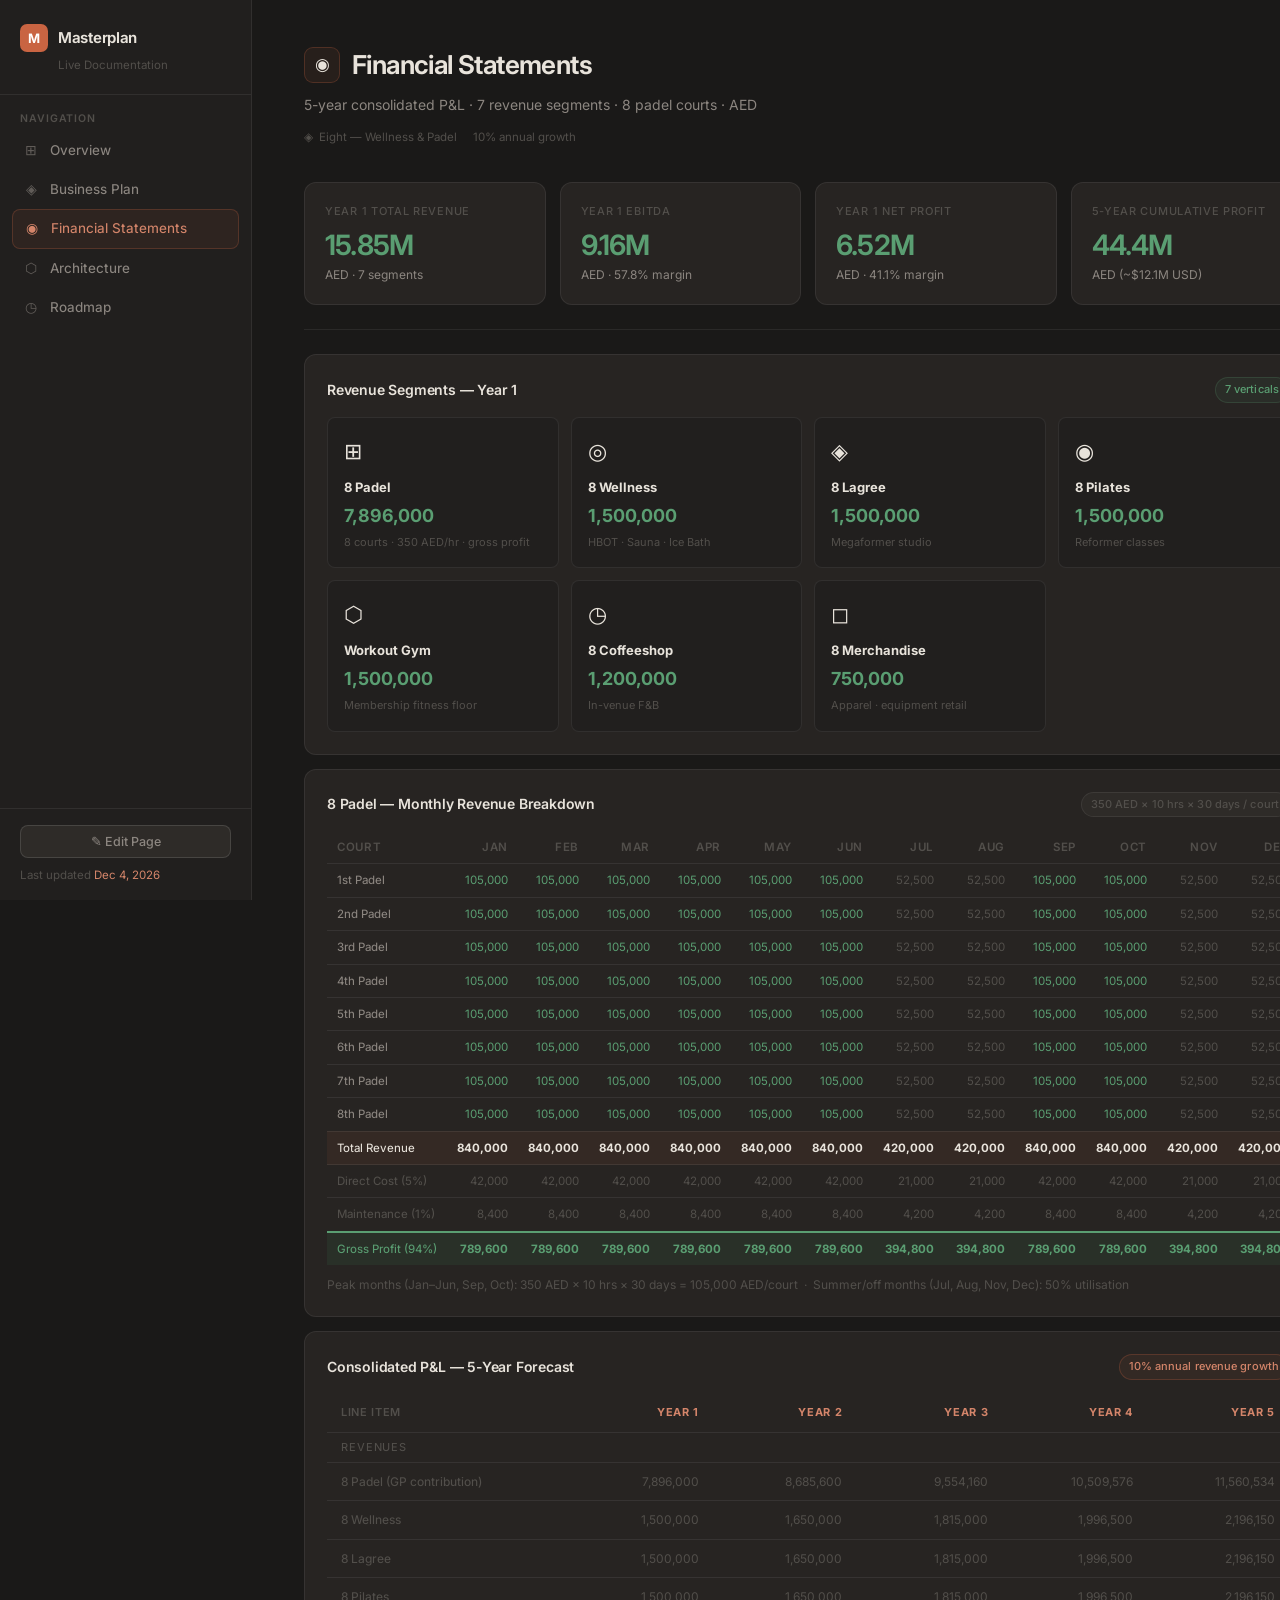
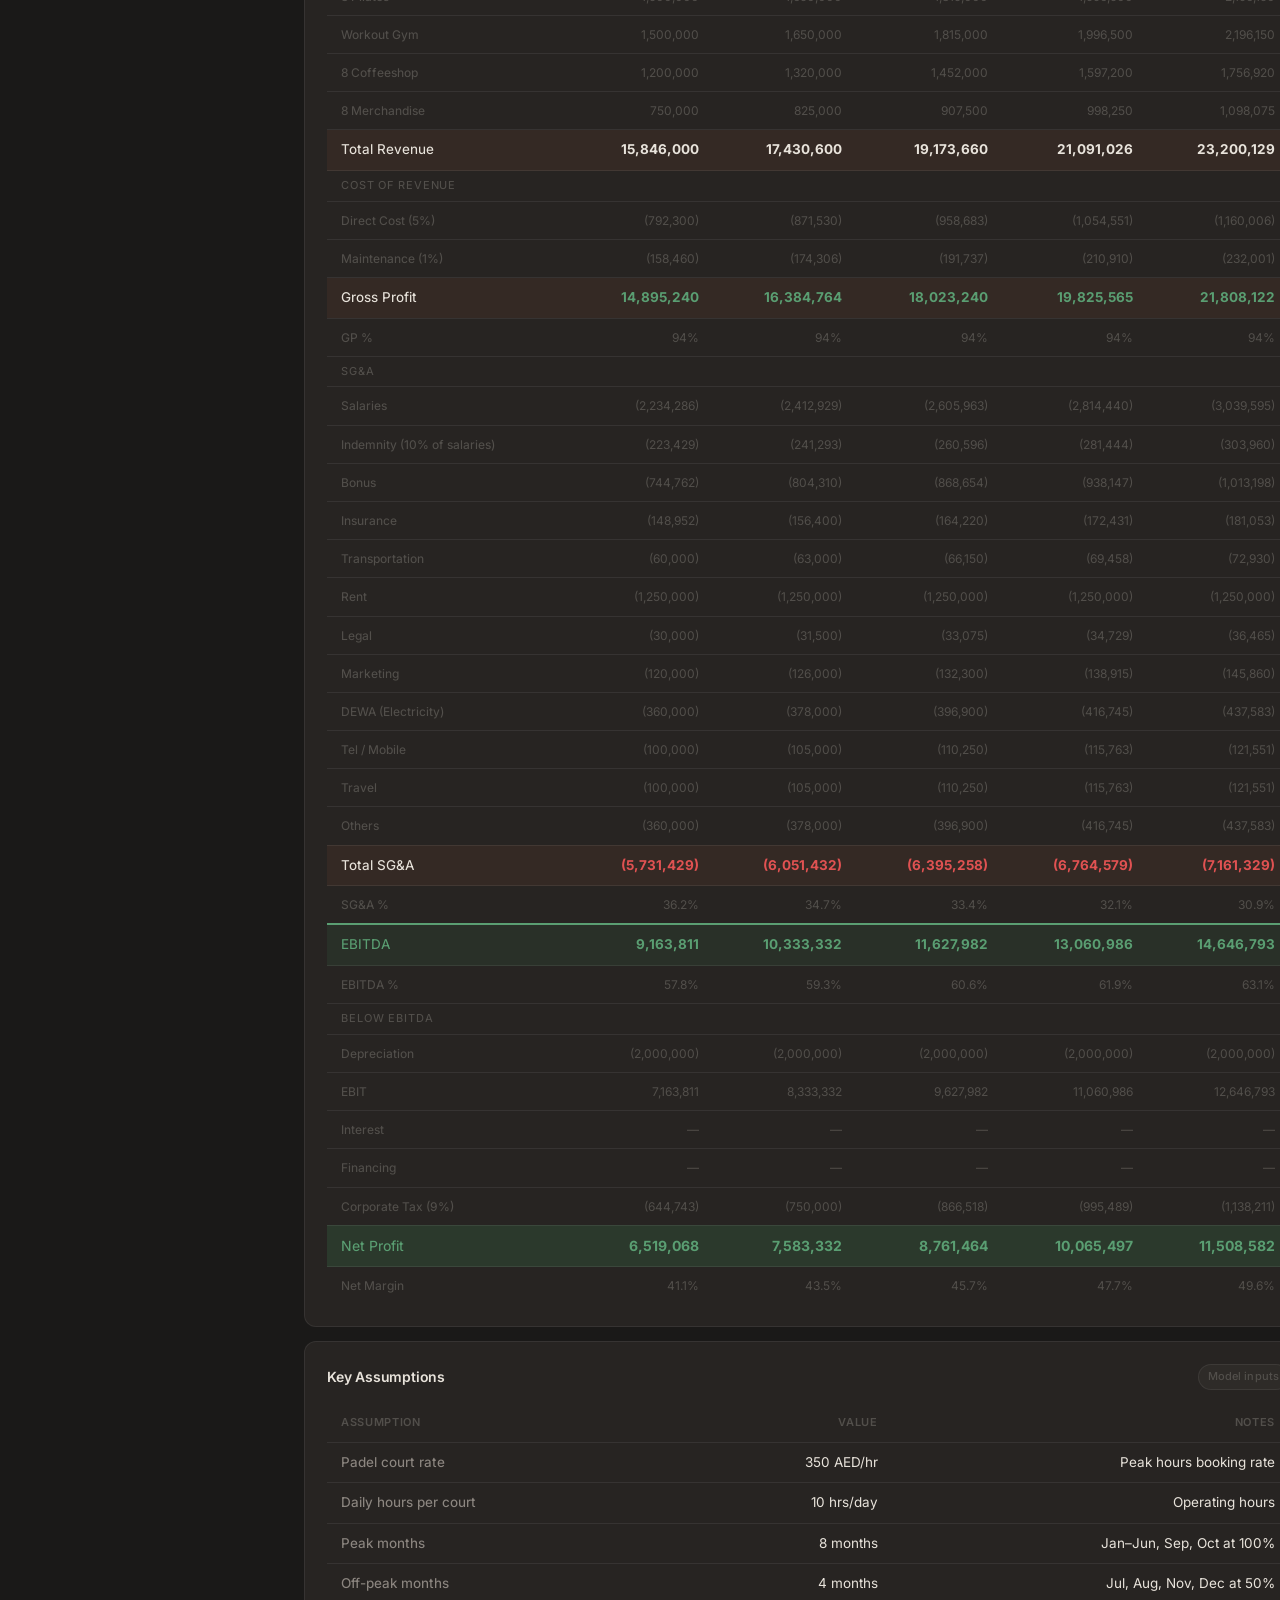
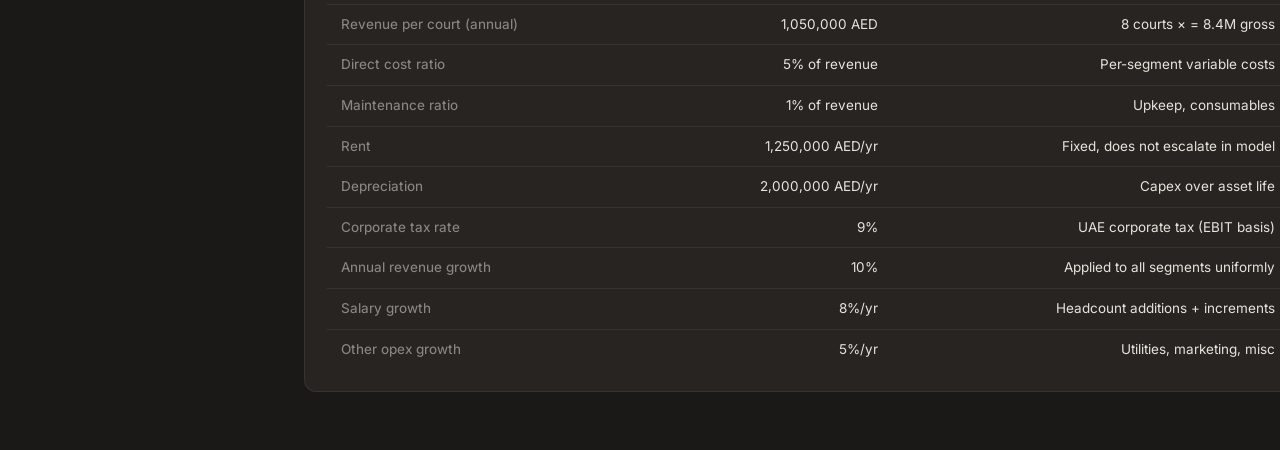
<file: financial.html>
<!DOCTYPE html>
<html lang="en">
<head>
  <meta charset="UTF-8" />
  <meta name="viewport" content="width=device-width, initial-scale=1.0" />
  <title>Masterplan — Financial Statements</title>
  <link rel="stylesheet" href="assets/style.css" />
  <style>
    .fin-table { width: 100%; border-collapse: collapse; font-size: 13px; }
    .fin-table th { background: var(--bg-tertiary); color: var(--text-muted); font-size: 11px; font-weight: 600; text-transform: uppercase; letter-spacing: .06em; padding: 10px 14px; text-align: right; white-space: nowrap; }
    .fin-table th:first-child { text-align: left; }
    .fin-table td { padding: 9px 14px; border-bottom: 1px solid var(--border); text-align: right; white-space: nowrap; color: var(--text-primary); }
    .fin-table td:first-child { text-align: left; color: var(--text-secondary); }
    .fin-table tr:last-child td { border-bottom: none; }

    .row-section td { background: var(--bg-tertiary); color: var(--text-muted) !important; font-size: 11px; font-weight: 700; text-transform: uppercase; letter-spacing: .08em; padding: 6px 14px; }
    .row-sub td { color: var(--text-muted) !important; font-size: 12px; }
    .row-total td { background: rgba(201,100,66,.08); border-top: 1px solid var(--accent); font-weight: 700; }
    .row-total td:first-child { color: var(--text-primary) !important; }
    .row-ebitda td { background: rgba(78,205,119,.07); border-top: 2px solid var(--green); font-weight: 700; }
    .row-ebitda td:first-child, .row-ebitda td { color: var(--green) !important; }
    .row-net td { background: rgba(78,205,119,.12); font-weight: 700; font-size: 14px; }
    .row-net td:first-child, .row-net td { color: var(--green) !important; }
    .row-depr td { color: var(--text-muted) !important; font-size: 12px; }
    .row-tax td { color: var(--text-muted) !important; font-size: 12px; }

    .num-pos { color: var(--green) !important; font-weight: 600; }
    .num-neg { color: #e05252 !important; }
    .num-muted { color: var(--text-muted) !important; }
    .yr-head { color: var(--accent-light) !important; font-weight: 700 !important; }

    .seg-grid { display: grid; grid-template-columns: repeat(auto-fill, minmax(200px, 1fr)); gap: 12px; margin-top: 4px; }
    .seg-card { background: var(--bg-secondary); border: 1px solid var(--border); border-radius: 8px; padding: 16px; }
    .seg-card-icon { font-size: 22px; margin-bottom: 8px; }
    .seg-card-name { font-size: 13px; font-weight: 700; color: var(--text-primary); margin-bottom: 4px; }
    .seg-card-rev { font-size: 18px; font-weight: 700; color: var(--green); }
    .seg-card-sub { font-size: 11px; color: var(--text-muted); margin-top: 3px; }

    .table-scroll { overflow-x: auto; }
    .monthly-table th, .monthly-table td { font-size: 11.5px; padding: 7px 10px; }
    .month-peak { color: var(--green) !important; }
    .month-low { color: var(--text-muted) !important; }
  </style>
</head>
<body>

<aside class="sidebar" id="sidebar"></aside>

<main class="main">
  <div class="page-header">
    <div class="page-header-top">
      <div class="page-icon">◉</div>
      <h2>Financial Statements</h2>
    </div>
    <p>5-year consolidated P&amp;L · 7 revenue segments · 8 padel courts · AED</p>
    <div class="page-meta">
      <span class="meta-tag">◈ &nbsp;Eight — Wellness &amp; Padel</span>
      <span class="meta-tag">10% annual growth</span>
    </div>
  </div>

  <!-- KPI Top Line -->
  <div class="grid-4">
    <div class="stat-card">
      <div class="stat-label">Year 1 Total Revenue</div>
      <div class="stat-value" style="color:var(--green);">15.85M</div>
      <div class="stat-sub">AED · 7 segments</div>
    </div>
    <div class="stat-card">
      <div class="stat-label">Year 1 EBITDA</div>
      <div class="stat-value" style="color:var(--green);">9.16M</div>
      <div class="stat-sub">AED · 57.8% margin</div>
    </div>
    <div class="stat-card">
      <div class="stat-label">Year 1 Net Profit</div>
      <div class="stat-value" style="color:var(--green);">6.52M</div>
      <div class="stat-sub">AED · 41.1% margin</div>
    </div>
    <div class="stat-card">
      <div class="stat-label">5-Year Cumulative Profit</div>
      <div class="stat-value" style="color:var(--green);">44.4M</div>
      <div class="stat-sub">AED (~$12.1M USD)</div>
    </div>
  </div>

  <div class="divider"></div>

  <!-- Revenue Segments -->
  <div class="card">
    <div class="card-header">
      <span class="card-title">Revenue Segments — Year 1</span>
      <span class="badge badge-green">7 verticals</span>
    </div>
    <div class="seg-grid">
      <div class="seg-card">
        <div class="seg-card-icon">⊞</div>
        <div class="seg-card-name">8 Padel</div>
        <div class="seg-card-rev">7,896,000</div>
        <div class="seg-card-sub">8 courts · 350 AED/hr · gross profit</div>
      </div>
      <div class="seg-card">
        <div class="seg-card-icon">◎</div>
        <div class="seg-card-name">8 Wellness</div>
        <div class="seg-card-rev">1,500,000</div>
        <div class="seg-card-sub">HBOT · Sauna · Ice Bath</div>
      </div>
      <div class="seg-card">
        <div class="seg-card-icon">◈</div>
        <div class="seg-card-name">8 Lagree</div>
        <div class="seg-card-rev">1,500,000</div>
        <div class="seg-card-sub">Megaformer studio</div>
      </div>
      <div class="seg-card">
        <div class="seg-card-icon">◉</div>
        <div class="seg-card-name">8 Pilates</div>
        <div class="seg-card-rev">1,500,000</div>
        <div class="seg-card-sub">Reformer classes</div>
      </div>
      <div class="seg-card">
        <div class="seg-card-icon">⬡</div>
        <div class="seg-card-name">Workout Gym</div>
        <div class="seg-card-rev">1,500,000</div>
        <div class="seg-card-sub">Membership fitness floor</div>
      </div>
      <div class="seg-card">
        <div class="seg-card-icon">◷</div>
        <div class="seg-card-name">8 Coffeeshop</div>
        <div class="seg-card-rev">1,200,000</div>
        <div class="seg-card-sub">In-venue F&amp;B</div>
      </div>
      <div class="seg-card">
        <div class="seg-card-icon">◻</div>
        <div class="seg-card-name">8 Merchandise</div>
        <div class="seg-card-rev">750,000</div>
        <div class="seg-card-sub">Apparel · equipment retail</div>
      </div>
    </div>
  </div>

  <!-- Padel Monthly Breakdown -->
  <div class="card">
    <div class="card-header">
      <span class="card-title">8 Padel — Monthly Revenue Breakdown</span>
      <span class="badge badge-muted">350 AED × 10 hrs × 30 days / court</span>
    </div>
    <div class="table-scroll">
      <table class="fin-table monthly-table">
        <thead>
          <tr>
            <th>Court</th>
            <th>Jan</th><th>Feb</th><th>Mar</th><th>Apr</th><th>May</th><th>Jun</th>
            <th>Jul</th><th>Aug</th><th>Sep</th><th>Oct</th><th>Nov</th><th>Dec</th>
            <th style="color:var(--accent-light);">Total</th>
          </tr>
        </thead>
        <tbody>
          <tr>
            <td>1st Padel</td>
            <td class="month-peak">105,000</td><td class="month-peak">105,000</td><td class="month-peak">105,000</td><td class="month-peak">105,000</td><td class="month-peak">105,000</td><td class="month-peak">105,000</td>
            <td class="month-low">52,500</td><td class="month-low">52,500</td>
            <td class="month-peak">105,000</td><td class="month-peak">105,000</td>
            <td class="month-low">52,500</td><td class="month-low">52,500</td>
            <td><strong>1,050,000</strong></td>
          </tr>
          <tr>
            <td>2nd Padel</td>
            <td class="month-peak">105,000</td><td class="month-peak">105,000</td><td class="month-peak">105,000</td><td class="month-peak">105,000</td><td class="month-peak">105,000</td><td class="month-peak">105,000</td>
            <td class="month-low">52,500</td><td class="month-low">52,500</td>
            <td class="month-peak">105,000</td><td class="month-peak">105,000</td>
            <td class="month-low">52,500</td><td class="month-low">52,500</td>
            <td><strong>1,050,000</strong></td>
          </tr>
          <tr>
            <td>3rd Padel</td>
            <td class="month-peak">105,000</td><td class="month-peak">105,000</td><td class="month-peak">105,000</td><td class="month-peak">105,000</td><td class="month-peak">105,000</td><td class="month-peak">105,000</td>
            <td class="month-low">52,500</td><td class="month-low">52,500</td>
            <td class="month-peak">105,000</td><td class="month-peak">105,000</td>
            <td class="month-low">52,500</td><td class="month-low">52,500</td>
            <td><strong>1,050,000</strong></td>
          </tr>
          <tr>
            <td>4th Padel</td>
            <td class="month-peak">105,000</td><td class="month-peak">105,000</td><td class="month-peak">105,000</td><td class="month-peak">105,000</td><td class="month-peak">105,000</td><td class="month-peak">105,000</td>
            <td class="month-low">52,500</td><td class="month-low">52,500</td>
            <td class="month-peak">105,000</td><td class="month-peak">105,000</td>
            <td class="month-low">52,500</td><td class="month-low">52,500</td>
            <td><strong>1,050,000</strong></td>
          </tr>
          <tr>
            <td>5th Padel</td>
            <td class="month-peak">105,000</td><td class="month-peak">105,000</td><td class="month-peak">105,000</td><td class="month-peak">105,000</td><td class="month-peak">105,000</td><td class="month-peak">105,000</td>
            <td class="month-low">52,500</td><td class="month-low">52,500</td>
            <td class="month-peak">105,000</td><td class="month-peak">105,000</td>
            <td class="month-low">52,500</td><td class="month-low">52,500</td>
            <td><strong>1,050,000</strong></td>
          </tr>
          <tr>
            <td>6th Padel</td>
            <td class="month-peak">105,000</td><td class="month-peak">105,000</td><td class="month-peak">105,000</td><td class="month-peak">105,000</td><td class="month-peak">105,000</td><td class="month-peak">105,000</td>
            <td class="month-low">52,500</td><td class="month-low">52,500</td>
            <td class="month-peak">105,000</td><td class="month-peak">105,000</td>
            <td class="month-low">52,500</td><td class="month-low">52,500</td>
            <td><strong>1,050,000</strong></td>
          </tr>
          <tr>
            <td>7th Padel</td>
            <td class="month-peak">105,000</td><td class="month-peak">105,000</td><td class="month-peak">105,000</td><td class="month-peak">105,000</td><td class="month-peak">105,000</td><td class="month-peak">105,000</td>
            <td class="month-low">52,500</td><td class="month-low">52,500</td>
            <td class="month-peak">105,000</td><td class="month-peak">105,000</td>
            <td class="month-low">52,500</td><td class="month-low">52,500</td>
            <td><strong>1,050,000</strong></td>
          </tr>
          <tr>
            <td>8th Padel</td>
            <td class="month-peak">105,000</td><td class="month-peak">105,000</td><td class="month-peak">105,000</td><td class="month-peak">105,000</td><td class="month-peak">105,000</td><td class="month-peak">105,000</td>
            <td class="month-low">52,500</td><td class="month-low">52,500</td>
            <td class="month-peak">105,000</td><td class="month-peak">105,000</td>
            <td class="month-low">52,500</td><td class="month-low">52,500</td>
            <td><strong>1,050,000</strong></td>
          </tr>
          <tr class="row-total">
            <td>Total Revenue</td>
            <td>840,000</td><td>840,000</td><td>840,000</td><td>840,000</td><td>840,000</td><td>840,000</td>
            <td>420,000</td><td>420,000</td>
            <td>840,000</td><td>840,000</td>
            <td>420,000</td><td>420,000</td>
            <td class="num-pos">8,400,000</td>
          </tr>
          <tr class="row-sub">
            <td>Direct Cost (5%)</td>
            <td>42,000</td><td>42,000</td><td>42,000</td><td>42,000</td><td>42,000</td><td>42,000</td>
            <td>21,000</td><td>21,000</td>
            <td>42,000</td><td>42,000</td>
            <td>21,000</td><td>21,000</td>
            <td>420,000</td>
          </tr>
          <tr class="row-sub">
            <td>Maintenance (1%)</td>
            <td>8,400</td><td>8,400</td><td>8,400</td><td>8,400</td><td>8,400</td><td>8,400</td>
            <td>4,200</td><td>4,200</td>
            <td>8,400</td><td>8,400</td>
            <td>4,200</td><td>4,200</td>
            <td>84,000</td>
          </tr>
          <tr class="row-ebitda">
            <td>Gross Profit (94%)</td>
            <td>789,600</td><td>789,600</td><td>789,600</td><td>789,600</td><td>789,600</td><td>789,600</td>
            <td>394,800</td><td>394,800</td>
            <td>789,600</td><td>789,600</td>
            <td>394,800</td><td>394,800</td>
            <td>7,896,000</td>
          </tr>
        </tbody>
      </table>
    </div>
    <div style="margin-top:10px; font-size:12px; color:var(--text-muted);">
      Peak months (Jan–Jun, Sep, Oct): 350 AED × 10 hrs × 30 days = 105,000 AED/court &nbsp;·&nbsp; Summer/off months (Jul, Aug, Nov, Dec): 50% utilisation
    </div>
  </div>

  <!-- 5-Year Consolidated P&L -->
  <div class="card">
    <div class="card-header">
      <span class="card-title">Consolidated P&amp;L — 5-Year Forecast</span>
      <span class="badge badge-orange">10% annual revenue growth</span>
    </div>
    <div class="table-scroll">
      <table class="fin-table">
        <thead>
          <tr>
            <th>Line Item</th>
            <th class="yr-head">Year 1</th>
            <th class="yr-head">Year 2</th>
            <th class="yr-head">Year 3</th>
            <th class="yr-head">Year 4</th>
            <th class="yr-head">Year 5</th>
          </tr>
        </thead>
        <tbody>
          <!-- Revenue -->
          <tr class="row-section"><td colspan="6">Revenues</td></tr>
          <tr class="row-sub">
            <td>8 Padel (GP contribution)</td>
            <td>7,896,000</td><td>8,685,600</td><td>9,554,160</td><td>10,509,576</td><td>11,560,534</td>
          </tr>
          <tr class="row-sub">
            <td>8 Wellness</td>
            <td>1,500,000</td><td>1,650,000</td><td>1,815,000</td><td>1,996,500</td><td>2,196,150</td>
          </tr>
          <tr class="row-sub">
            <td>8 Lagree</td>
            <td>1,500,000</td><td>1,650,000</td><td>1,815,000</td><td>1,996,500</td><td>2,196,150</td>
          </tr>
          <tr class="row-sub">
            <td>8 Pilates</td>
            <td>1,500,000</td><td>1,650,000</td><td>1,815,000</td><td>1,996,500</td><td>2,196,150</td>
          </tr>
          <tr class="row-sub">
            <td>Workout Gym</td>
            <td>1,500,000</td><td>1,650,000</td><td>1,815,000</td><td>1,996,500</td><td>2,196,150</td>
          </tr>
          <tr class="row-sub">
            <td>8 Coffeeshop</td>
            <td>1,200,000</td><td>1,320,000</td><td>1,452,000</td><td>1,597,200</td><td>1,756,920</td>
          </tr>
          <tr class="row-sub">
            <td>8 Merchandise</td>
            <td>750,000</td><td>825,000</td><td>907,500</td><td>998,250</td><td>1,098,075</td>
          </tr>
          <tr class="row-total">
            <td>Total Revenue</td>
            <td>15,846,000</td><td>17,430,600</td><td>19,173,660</td><td>21,091,026</td><td>23,200,129</td>
          </tr>

          <!-- COGS -->
          <tr class="row-section"><td colspan="6">Cost of Revenue</td></tr>
          <tr class="row-sub">
            <td>Direct Cost (5%)</td>
            <td class="num-neg">(792,300)</td><td class="num-neg">(871,530)</td><td class="num-neg">(958,683)</td><td class="num-neg">(1,054,551)</td><td class="num-neg">(1,160,006)</td>
          </tr>
          <tr class="row-sub">
            <td>Maintenance (1%)</td>
            <td class="num-neg">(158,460)</td><td class="num-neg">(174,306)</td><td class="num-neg">(191,737)</td><td class="num-neg">(210,910)</td><td class="num-neg">(232,001)</td>
          </tr>
          <tr class="row-total">
            <td>Gross Profit</td>
            <td class="num-pos">14,895,240</td><td class="num-pos">16,384,764</td><td class="num-pos">18,023,240</td><td class="num-pos">19,825,565</td><td class="num-pos">21,808,122</td>
          </tr>
          <tr class="row-sub">
            <td>GP %</td>
            <td class="num-muted">94%</td><td class="num-muted">94%</td><td class="num-muted">94%</td><td class="num-muted">94%</td><td class="num-muted">94%</td>
          </tr>

          <!-- SG&A -->
          <tr class="row-section"><td colspan="6">SG&amp;A</td></tr>
          <tr class="row-sub">
            <td>Salaries</td>
            <td class="num-neg">(2,234,286)</td><td class="num-neg">(2,412,929)</td><td class="num-neg">(2,605,963)</td><td class="num-neg">(2,814,440)</td><td class="num-neg">(3,039,595)</td>
          </tr>
          <tr class="row-sub">
            <td>Indemnity (10% of salaries)</td>
            <td class="num-neg">(223,429)</td><td class="num-neg">(241,293)</td><td class="num-neg">(260,596)</td><td class="num-neg">(281,444)</td><td class="num-neg">(303,960)</td>
          </tr>
          <tr class="row-sub">
            <td>Bonus</td>
            <td class="num-neg">(744,762)</td><td class="num-neg">(804,310)</td><td class="num-neg">(868,654)</td><td class="num-neg">(938,147)</td><td class="num-neg">(1,013,198)</td>
          </tr>
          <tr class="row-sub">
            <td>Insurance</td>
            <td class="num-neg">(148,952)</td><td class="num-neg">(156,400)</td><td class="num-neg">(164,220)</td><td class="num-neg">(172,431)</td><td class="num-neg">(181,053)</td>
          </tr>
          <tr class="row-sub">
            <td>Transportation</td>
            <td class="num-neg">(60,000)</td><td class="num-neg">(63,000)</td><td class="num-neg">(66,150)</td><td class="num-neg">(69,458)</td><td class="num-neg">(72,930)</td>
          </tr>
          <tr class="row-sub">
            <td>Rent</td>
            <td class="num-neg">(1,250,000)</td><td class="num-neg">(1,250,000)</td><td class="num-neg">(1,250,000)</td><td class="num-neg">(1,250,000)</td><td class="num-neg">(1,250,000)</td>
          </tr>
          <tr class="row-sub">
            <td>Legal</td>
            <td class="num-neg">(30,000)</td><td class="num-neg">(31,500)</td><td class="num-neg">(33,075)</td><td class="num-neg">(34,729)</td><td class="num-neg">(36,465)</td>
          </tr>
          <tr class="row-sub">
            <td>Marketing</td>
            <td class="num-neg">(120,000)</td><td class="num-neg">(126,000)</td><td class="num-neg">(132,300)</td><td class="num-neg">(138,915)</td><td class="num-neg">(145,860)</td>
          </tr>
          <tr class="row-sub">
            <td>DEWA (Electricity)</td>
            <td class="num-neg">(360,000)</td><td class="num-neg">(378,000)</td><td class="num-neg">(396,900)</td><td class="num-neg">(416,745)</td><td class="num-neg">(437,583)</td>
          </tr>
          <tr class="row-sub">
            <td>Tel / Mobile</td>
            <td class="num-neg">(100,000)</td><td class="num-neg">(105,000)</td><td class="num-neg">(110,250)</td><td class="num-neg">(115,763)</td><td class="num-neg">(121,551)</td>
          </tr>
          <tr class="row-sub">
            <td>Travel</td>
            <td class="num-neg">(100,000)</td><td class="num-neg">(105,000)</td><td class="num-neg">(110,250)</td><td class="num-neg">(115,763)</td><td class="num-neg">(121,551)</td>
          </tr>
          <tr class="row-sub">
            <td>Others</td>
            <td class="num-neg">(360,000)</td><td class="num-neg">(378,000)</td><td class="num-neg">(396,900)</td><td class="num-neg">(416,745)</td><td class="num-neg">(437,583)</td>
          </tr>
          <tr class="row-total">
            <td>Total SG&amp;A</td>
            <td class="num-neg">(5,731,429)</td><td class="num-neg">(6,051,432)</td><td class="num-neg">(6,395,258)</td><td class="num-neg">(6,764,579)</td><td class="num-neg">(7,161,329)</td>
          </tr>
          <tr class="row-sub">
            <td>SG&amp;A %</td>
            <td class="num-muted">36.2%</td><td class="num-muted">34.7%</td><td class="num-muted">33.4%</td><td class="num-muted">32.1%</td><td class="num-muted">30.9%</td>
          </tr>

          <!-- EBITDA -->
          <tr class="row-ebitda">
            <td>EBITDA</td>
            <td>9,163,811</td><td>10,333,332</td><td>11,627,982</td><td>13,060,986</td><td>14,646,793</td>
          </tr>
          <tr class="row-sub">
            <td>EBITDA %</td>
            <td class="num-muted">57.8%</td><td class="num-muted">59.3%</td><td class="num-muted">60.6%</td><td class="num-muted">61.9%</td><td class="num-muted">63.1%</td>
          </tr>

          <!-- Below EBITDA -->
          <tr class="row-section"><td colspan="6">Below EBITDA</td></tr>
          <tr class="row-depr">
            <td>Depreciation</td>
            <td class="num-neg">(2,000,000)</td><td class="num-neg">(2,000,000)</td><td class="num-neg">(2,000,000)</td><td class="num-neg">(2,000,000)</td><td class="num-neg">(2,000,000)</td>
          </tr>
          <tr class="row-sub">
            <td>EBIT</td>
            <td>7,163,811</td><td>8,333,332</td><td>9,627,982</td><td>11,060,986</td><td>12,646,793</td>
          </tr>
          <tr class="row-depr">
            <td>Interest</td>
            <td class="num-muted">—</td><td class="num-muted">—</td><td class="num-muted">—</td><td class="num-muted">—</td><td class="num-muted">—</td>
          </tr>
          <tr class="row-depr">
            <td>Financing</td>
            <td class="num-muted">—</td><td class="num-muted">—</td><td class="num-muted">—</td><td class="num-muted">—</td><td class="num-muted">—</td>
          </tr>
          <tr class="row-tax">
            <td>Corporate Tax (9%)</td>
            <td class="num-neg">(644,743)</td><td class="num-neg">(750,000)</td><td class="num-neg">(866,518)</td><td class="num-neg">(995,489)</td><td class="num-neg">(1,138,211)</td>
          </tr>

          <!-- Net Profit -->
          <tr class="row-net">
            <td>Net Profit</td>
            <td>6,519,068</td><td>7,583,332</td><td>8,761,464</td><td>10,065,497</td><td>11,508,582</td>
          </tr>
          <tr class="row-sub">
            <td>Net Margin</td>
            <td class="num-muted">41.1%</td><td class="num-muted">43.5%</td><td class="num-muted">45.7%</td><td class="num-muted">47.7%</td><td class="num-muted">49.6%</td>
          </tr>
        </tbody>
      </table>
    </div>
  </div>

  <!-- Assumptions -->
  <div class="card">
    <div class="card-header">
      <span class="card-title">Key Assumptions</span>
      <span class="badge badge-muted">Model inputs</span>
    </div>
    <div class="table-scroll">
      <table class="fin-table">
        <thead>
          <tr><th>Assumption</th><th>Value</th><th>Notes</th></tr>
        </thead>
        <tbody>
          <tr><td>Padel court rate</td><td>350 AED/hr</td><td>Peak hours booking rate</td></tr>
          <tr><td>Daily hours per court</td><td>10 hrs/day</td><td>Operating hours</td></tr>
          <tr><td>Peak months</td><td>8 months</td><td>Jan–Jun, Sep, Oct at 100%</td></tr>
          <tr><td>Off-peak months</td><td>4 months</td><td>Jul, Aug, Nov, Dec at 50%</td></tr>
          <tr><td>Revenue per court (annual)</td><td>1,050,000 AED</td><td>8 courts × = 8.4M gross</td></tr>
          <tr><td>Direct cost ratio</td><td>5% of revenue</td><td>Per-segment variable costs</td></tr>
          <tr><td>Maintenance ratio</td><td>1% of revenue</td><td>Upkeep, consumables</td></tr>
          <tr><td>Rent</td><td>1,250,000 AED/yr</td><td>Fixed, does not escalate in model</td></tr>
          <tr><td>Depreciation</td><td>2,000,000 AED/yr</td><td>Capex over asset life</td></tr>
          <tr><td>Corporate tax rate</td><td>9%</td><td>UAE corporate tax (EBIT basis)</td></tr>
          <tr><td>Annual revenue growth</td><td>10%</td><td>Applied to all segments uniformly</td></tr>
          <tr><td>Salary growth</td><td>8%/yr</td><td>Headcount additions + increments</td></tr>
          <tr><td>Other opex growth</td><td>5%/yr</td><td>Utilities, marketing, misc</td></tr>
        </tbody>
      </table>
    </div>
  </div>

</main>

<script src="assets/app.js"></script>
</body>
</html>
</file>
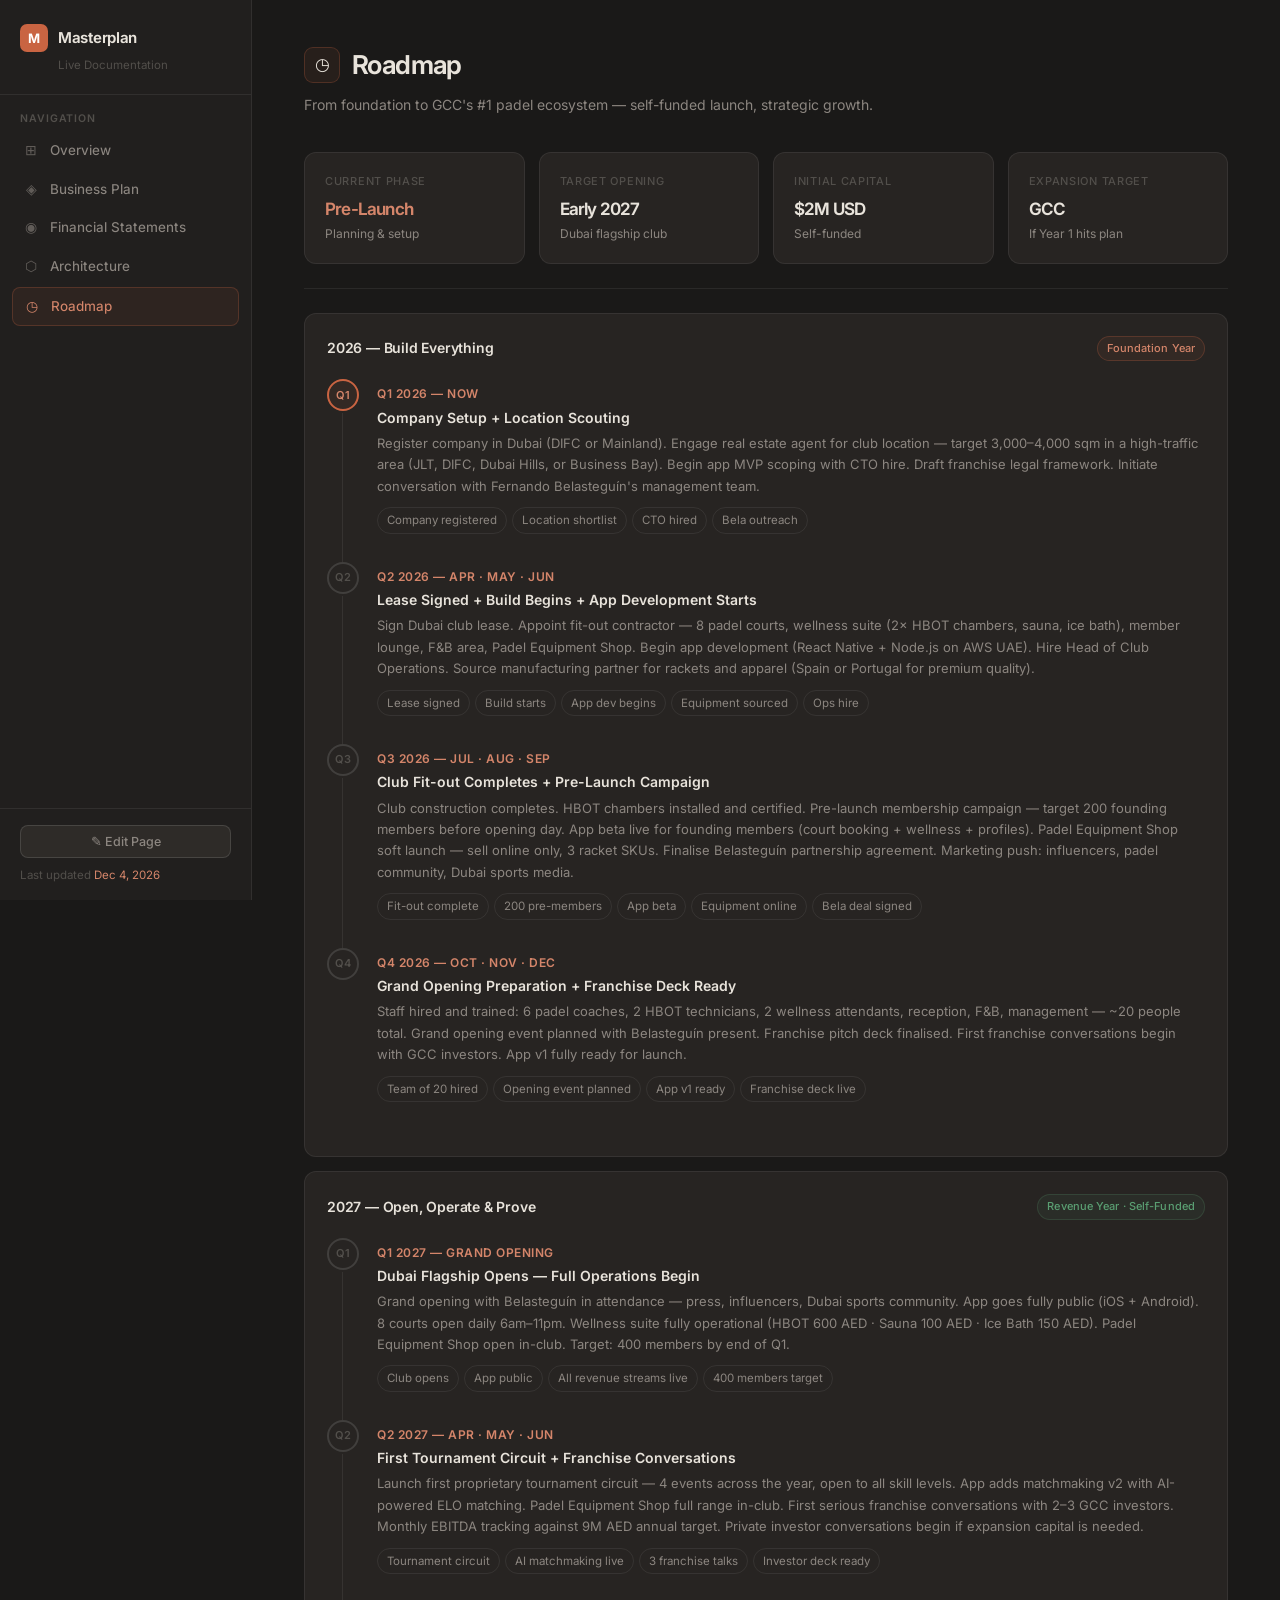
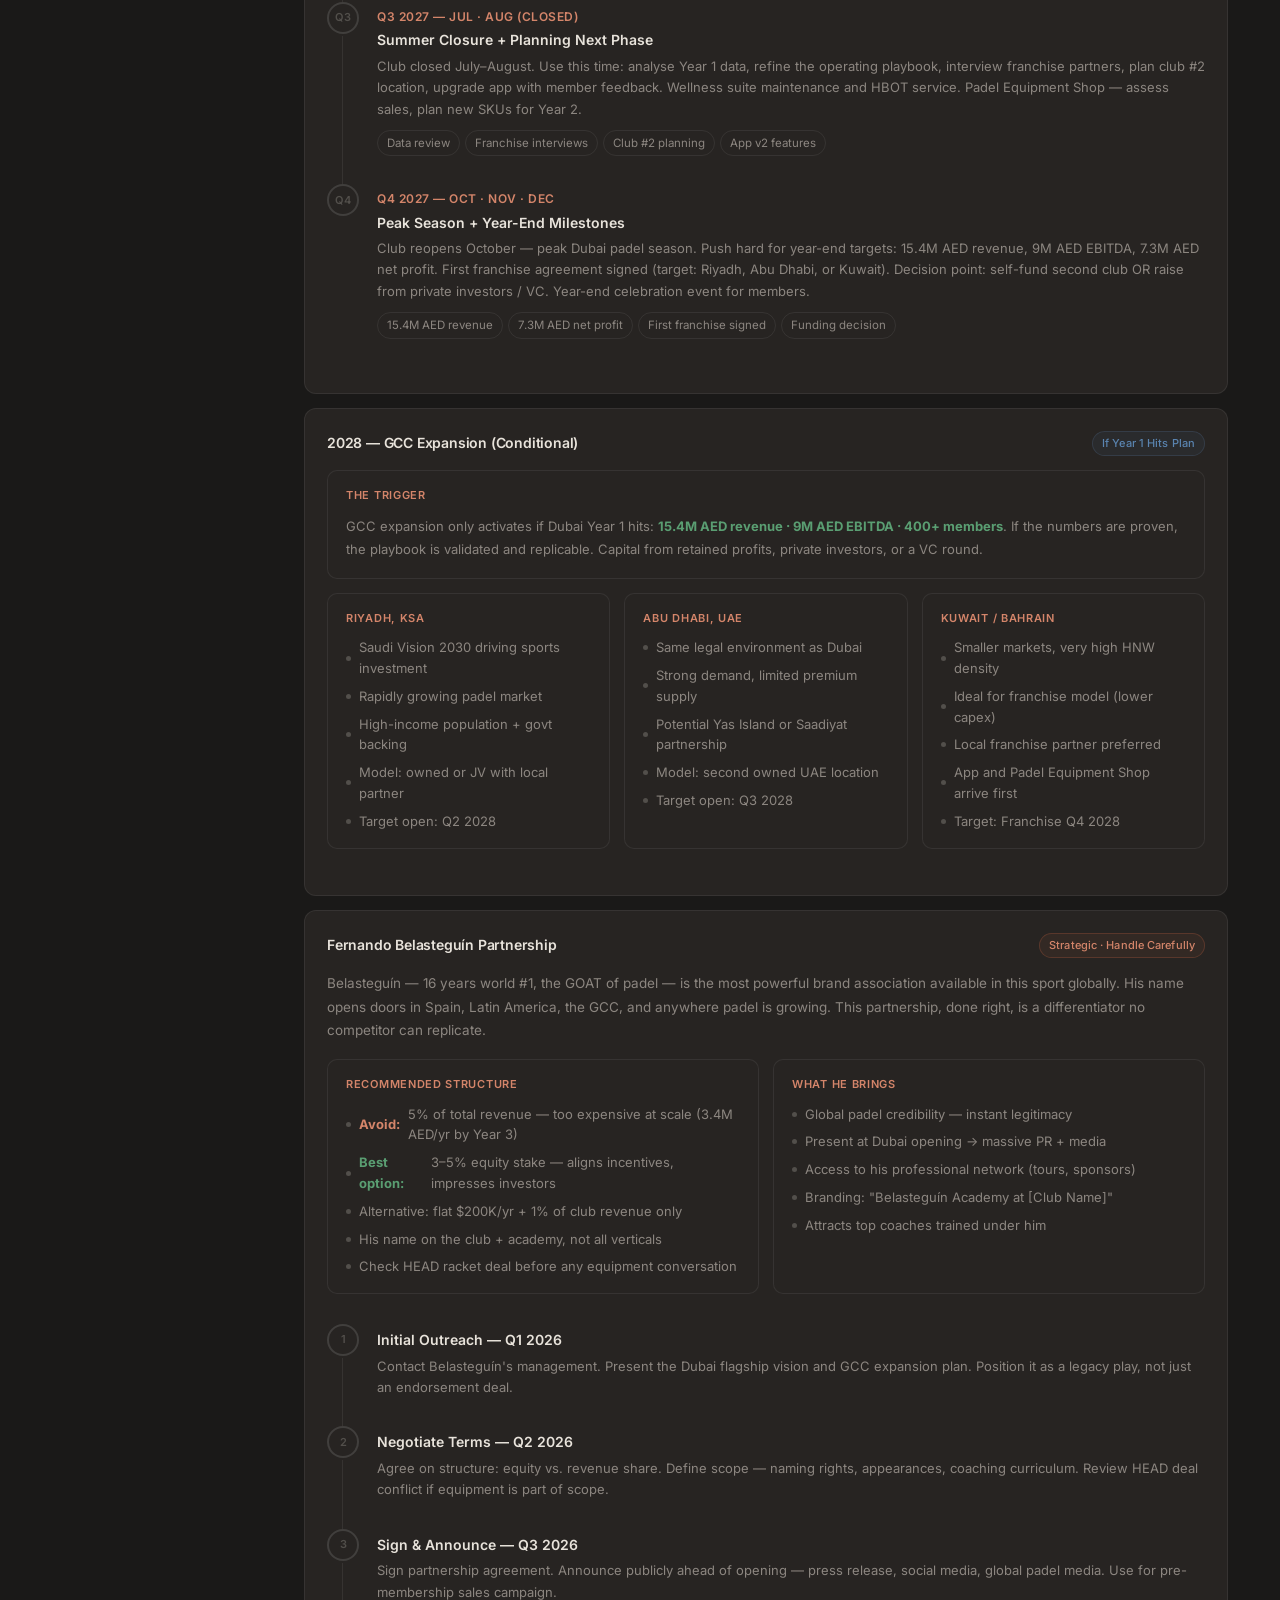
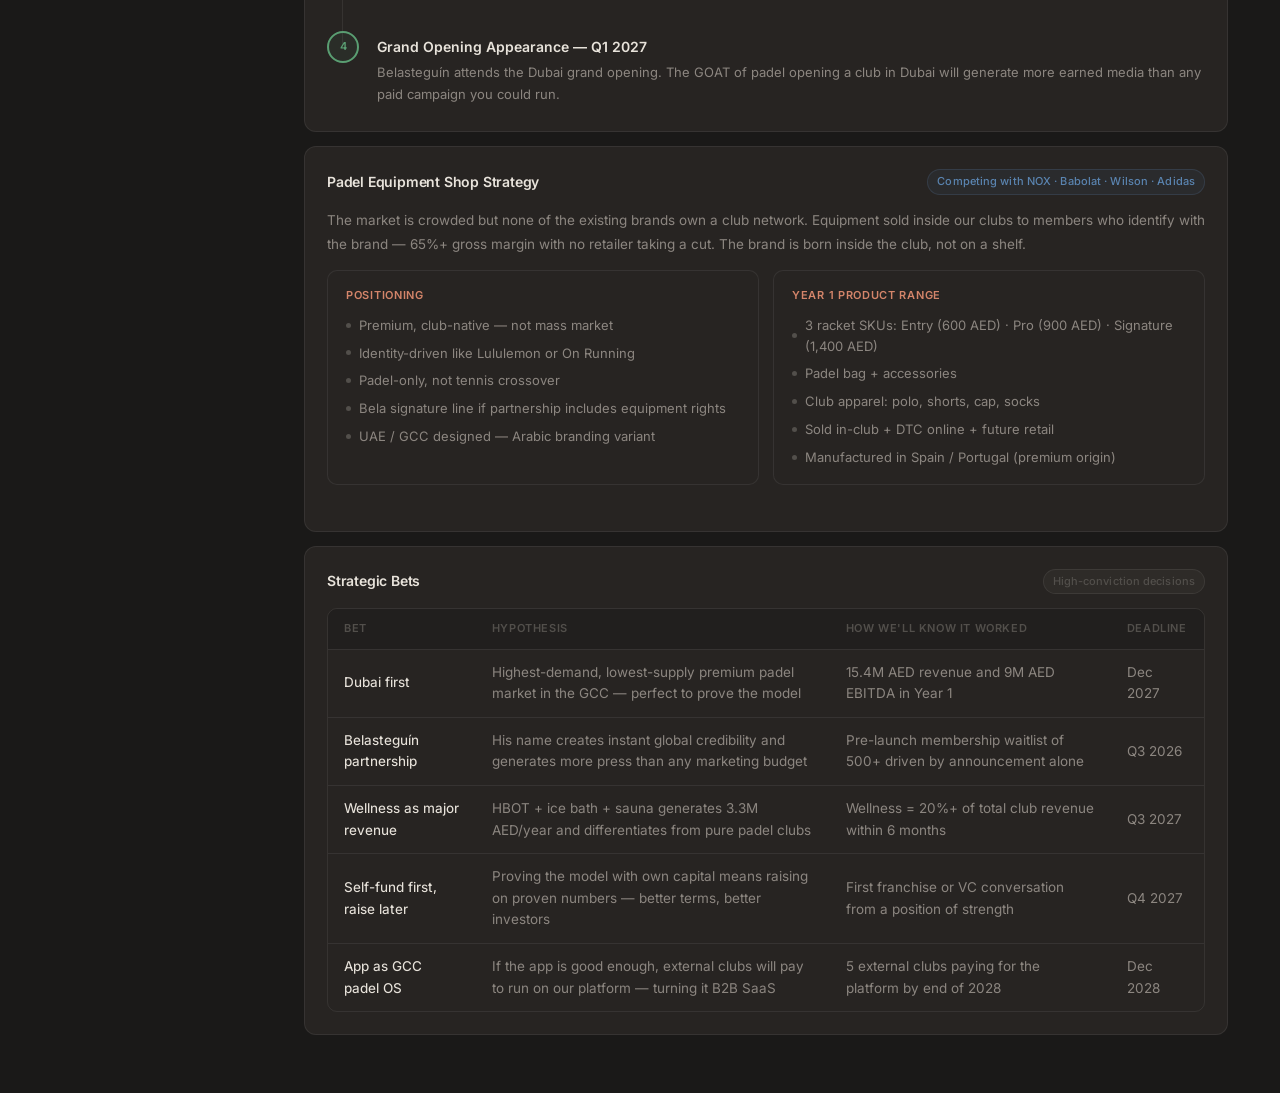
<file: roadmap.html>
<!DOCTYPE html>
<html lang="en">
<head>
  <meta charset="UTF-8" />
  <meta name="viewport" content="width=device-width, initial-scale=1.0" />
  <title>Masterplan — Roadmap</title>
  <link rel="stylesheet" href="assets/style.css" />
</head>
<body>

<aside class="sidebar" id="sidebar"></aside>

<main class="main">
  <div class="page-header">
    <div class="page-header-top">
      <div class="page-icon">◷</div>
      <h2>Roadmap</h2>
    </div>
    <p>From foundation to GCC's #1 padel ecosystem — self-funded launch, strategic growth.</p>
  </div>

  <!-- Status overview -->
  <div class="grid-4">
    <div class="stat-card">
      <div class="stat-label">Current Phase</div>
      <div class="stat-value" style="font-size:17px; color:var(--accent-light);">Pre-Launch</div>
      <div class="stat-sub">Planning & setup</div>
    </div>
    <div class="stat-card">
      <div class="stat-label">Target Opening</div>
      <div class="stat-value" style="font-size:17px;">Early 2027</div>
      <div class="stat-sub">Dubai flagship club</div>
    </div>
    <div class="stat-card">
      <div class="stat-label">Initial Capital</div>
      <div class="stat-value" style="font-size:17px;">$2M USD</div>
      <div class="stat-sub">Self-funded</div>
    </div>
    <div class="stat-card">
      <div class="stat-label">Expansion Target</div>
      <div class="stat-value" style="font-size:17px;">GCC</div>
      <div class="stat-sub">If Year 1 hits plan</div>
    </div>
  </div>

  <div class="divider"></div>

  <!-- 2026 -->
  <div class="card">
    <div class="card-header">
      <span class="card-title">2026 — Build Everything</span>
      <span class="badge badge-orange">Foundation Year</span>
    </div>
    <div class="timeline">

      <div class="timeline-item">
        <div class="timeline-dot current">Q1</div>
        <div class="timeline-body">
          <div class="timeline-quarter">Q1 2026 — Now</div>
          <div class="timeline-title">Company Setup + Location Scouting</div>
          <div class="timeline-desc">
            Register company in Dubai (DIFC or Mainland). Engage real estate agent for club location — target 3,000–4,000 sqm in a high-traffic area (JLT, DIFC, Dubai Hills, or Business Bay). Begin app MVP scoping with CTO hire. Draft franchise legal framework. Initiate conversation with Fernando Belasteguín's management team.
          </div>
          <div class="timeline-tags">
            <span class="tag">Company registered</span>
            <span class="tag">Location shortlist</span>
            <span class="tag">CTO hired</span>
            <span class="tag">Bela outreach</span>
          </div>
        </div>
      </div>

      <div class="timeline-item">
        <div class="timeline-dot">Q2</div>
        <div class="timeline-body">
          <div class="timeline-quarter">Q2 2026 — Apr · May · Jun</div>
          <div class="timeline-title">Lease Signed + Build Begins + App Development Starts</div>
          <div class="timeline-desc">
            Sign Dubai club lease. Appoint fit-out contractor — 8 padel courts, wellness suite (2× HBOT chambers, sauna, ice bath), member lounge, F&B area, Padel Equipment Shop. Begin app development (React Native + Node.js on AWS UAE). Hire Head of Club Operations. Source manufacturing partner for rackets and apparel (Spain or Portugal for premium quality).
          </div>
          <div class="timeline-tags">
            <span class="tag">Lease signed</span>
            <span class="tag">Build starts</span>
            <span class="tag">App dev begins</span>
            <span class="tag">Equipment sourced</span>
            <span class="tag">Ops hire</span>
          </div>
        </div>
      </div>

      <div class="timeline-item">
        <div class="timeline-dot">Q3</div>
        <div class="timeline-body">
          <div class="timeline-quarter">Q3 2026 — Jul · Aug · Sep</div>
          <div class="timeline-title">Club Fit-out Completes + Pre-Launch Campaign</div>
          <div class="timeline-desc">
            Club construction completes. HBOT chambers installed and certified. Pre-launch membership campaign — target 200 founding members before opening day. App beta live for founding members (court booking + wellness + profiles). Padel Equipment Shop soft launch — sell online only, 3 racket SKUs. Finalise Belasteguín partnership agreement. Marketing push: influencers, padel community, Dubai sports media.
          </div>
          <div class="timeline-tags">
            <span class="tag">Fit-out complete</span>
            <span class="tag">200 pre-members</span>
            <span class="tag">App beta</span>
            <span class="tag">Equipment online</span>
            <span class="tag">Bela deal signed</span>
          </div>
        </div>
      </div>

      <div class="timeline-item">
        <div class="timeline-dot">Q4</div>
        <div class="timeline-body">
          <div class="timeline-quarter">Q4 2026 — Oct · Nov · Dec</div>
          <div class="timeline-title">Grand Opening Preparation + Franchise Deck Ready</div>
          <div class="timeline-desc">
            Staff hired and trained: 6 padel coaches, 2 HBOT technicians, 2 wellness attendants, reception, F&B, management — ~20 people total. Grand opening event planned with Belasteguín present. Franchise pitch deck finalised. First franchise conversations begin with GCC investors. App v1 fully ready for launch.
          </div>
          <div class="timeline-tags">
            <span class="tag">Team of 20 hired</span>
            <span class="tag">Opening event planned</span>
            <span class="tag">App v1 ready</span>
            <span class="tag">Franchise deck live</span>
          </div>
        </div>
      </div>
    </div>
  </div>

  <!-- 2027 -->
  <div class="card">
    <div class="card-header">
      <span class="card-title">2027 — Open, Operate & Prove</span>
      <span class="badge badge-green">Revenue Year · Self-Funded</span>
    </div>
    <div class="timeline">

      <div class="timeline-item">
        <div class="timeline-dot">Q1</div>
        <div class="timeline-body">
          <div class="timeline-quarter">Q1 2027 — Grand Opening</div>
          <div class="timeline-title">Dubai Flagship Opens — Full Operations Begin</div>
          <div class="timeline-desc">
            Grand opening with Belasteguín in attendance — press, influencers, Dubai sports community. App goes fully public (iOS + Android). 8 courts open daily 6am–11pm. Wellness suite fully operational (HBOT 600 AED · Sauna 100 AED · Ice Bath 150 AED). Padel Equipment Shop open in-club. Target: 400 members by end of Q1.
          </div>
          <div class="timeline-tags">
            <span class="tag">Club opens</span>
            <span class="tag">App public</span>
            <span class="tag">All revenue streams live</span>
            <span class="tag">400 members target</span>
          </div>
        </div>
      </div>

      <div class="timeline-item">
        <div class="timeline-dot">Q2</div>
        <div class="timeline-body">
          <div class="timeline-quarter">Q2 2027 — Apr · May · Jun</div>
          <div class="timeline-title">First Tournament Circuit + Franchise Conversations</div>
          <div class="timeline-desc">
            Launch first proprietary tournament circuit — 4 events across the year, open to all skill levels. App adds matchmaking v2 with AI-powered ELO matching. Padel Equipment Shop full range in-club. First serious franchise conversations with 2–3 GCC investors. Monthly EBITDA tracking against 9M AED annual target. Private investor conversations begin if expansion capital is needed.
          </div>
          <div class="timeline-tags">
            <span class="tag">Tournament circuit</span>
            <span class="tag">AI matchmaking live</span>
            <span class="tag">3 franchise talks</span>
            <span class="tag">Investor deck ready</span>
          </div>
        </div>
      </div>

      <div class="timeline-item">
        <div class="timeline-dot">Q3</div>
        <div class="timeline-body">
          <div class="timeline-quarter">Q3 2027 — Jul · Aug (Closed)</div>
          <div class="timeline-title">Summer Closure + Planning Next Phase</div>
          <div class="timeline-desc">
            Club closed July–August. Use this time: analyse Year 1 data, refine the operating playbook, interview franchise partners, plan club #2 location, upgrade app with member feedback. Wellness suite maintenance and HBOT service. Padel Equipment Shop — assess sales, plan new SKUs for Year 2.
          </div>
          <div class="timeline-tags">
            <span class="tag">Data review</span>
            <span class="tag">Franchise interviews</span>
            <span class="tag">Club #2 planning</span>
            <span class="tag">App v2 features</span>
          </div>
        </div>
      </div>

      <div class="timeline-item">
        <div class="timeline-dot">Q4</div>
        <div class="timeline-body">
          <div class="timeline-quarter">Q4 2027 — Oct · Nov · Dec</div>
          <div class="timeline-title">Peak Season + Year-End Milestones</div>
          <div class="timeline-desc">
            Club reopens October — peak Dubai padel season. Push hard for year-end targets: 15.4M AED revenue, 9M AED EBITDA, 7.3M AED net profit. First franchise agreement signed (target: Riyadh, Abu Dhabi, or Kuwait). Decision point: self-fund second club OR raise from private investors / VC. Year-end celebration event for members.
          </div>
          <div class="timeline-tags">
            <span class="tag">15.4M AED revenue</span>
            <span class="tag">7.3M AED net profit</span>
            <span class="tag">First franchise signed</span>
            <span class="tag">Funding decision</span>
          </div>
        </div>
      </div>
    </div>
  </div>

  <!-- 2028 -->
  <div class="card">
    <div class="card-header">
      <span class="card-title">2028 — GCC Expansion (Conditional)</span>
      <span class="badge badge-blue">If Year 1 Hits Plan</span>
    </div>
    <div class="arch-block" style="margin-bottom:14px;">
      <div class="arch-block-label">The Trigger</div>
      <div style="font-size:13px; color:var(--text-secondary); line-height:1.8;">
        GCC expansion only activates if Dubai Year 1 hits: <strong style="color:var(--green);">15.4M AED revenue · 9M AED EBITDA · 400+ members</strong>. If the numbers are proven, the playbook is validated and replicable. Capital from retained profits, private investors, or a VC round.
      </div>
    </div>
    <div class="grid-3">
      <div class="arch-block">
        <div class="arch-block-label">Riyadh, KSA</div>
        <ul class="arch-list">
          <li>Saudi Vision 2030 driving sports investment</li>
          <li>Rapidly growing padel market</li>
          <li>High-income population + govt backing</li>
          <li>Model: owned or JV with local partner</li>
          <li>Target open: Q2 2028</li>
        </ul>
      </div>
      <div class="arch-block">
        <div class="arch-block-label">Abu Dhabi, UAE</div>
        <ul class="arch-list">
          <li>Same legal environment as Dubai</li>
          <li>Strong demand, limited premium supply</li>
          <li>Potential Yas Island or Saadiyat partnership</li>
          <li>Model: second owned UAE location</li>
          <li>Target open: Q3 2028</li>
        </ul>
      </div>
      <div class="arch-block">
        <div class="arch-block-label">Kuwait / Bahrain</div>
        <ul class="arch-list">
          <li>Smaller markets, very high HNW density</li>
          <li>Ideal for franchise model (lower capex)</li>
          <li>Local franchise partner preferred</li>
          <li>App and Padel Equipment Shop arrive first</li>
          <li>Target: Franchise Q4 2028</li>
        </ul>
      </div>
    </div>
  </div>

  <!-- Belasteguín Partnership -->
  <div class="card">
    <div class="card-header">
      <span class="card-title">Fernando Belasteguín Partnership</span>
      <span class="badge badge-orange">Strategic · Handle Carefully</span>
    </div>
    <div class="card-body" style="margin-bottom:16px;">
      Belasteguín — 16 years world #1, the GOAT of padel — is the most powerful brand association available in this sport globally. His name opens doors in Spain, Latin America, the GCC, and anywhere padel is growing. This partnership, done right, is a differentiator no competitor can replicate.
    </div>
    <div class="grid-2">
      <div class="arch-block">
        <div class="arch-block-label">Recommended Structure</div>
        <ul class="arch-list">
          <li><strong style="color:var(--accent-light);">Avoid:</strong> 5% of total revenue — too expensive at scale (3.4M AED/yr by Year 3)</li>
          <li><strong style="color:var(--green);">Best option:</strong> 3–5% equity stake — aligns incentives, impresses investors</li>
          <li>Alternative: flat $200K/yr + 1% of club revenue only</li>
          <li>His name on the club + academy, not all verticals</li>
          <li>Check HEAD racket deal before any equipment conversation</li>
        </ul>
      </div>
      <div class="arch-block">
        <div class="arch-block-label">What He Brings</div>
        <ul class="arch-list">
          <li>Global padel credibility — instant legitimacy</li>
          <li>Present at Dubai opening → massive PR + media</li>
          <li>Access to his professional network (tours, sponsors)</li>
          <li>Branding: "Belasteguín Academy at [Club Name]"</li>
          <li>Attracts top coaches trained under him</li>
        </ul>
      </div>
    </div>
    <div class="timeline" style="margin-top:16px;">
      <div class="timeline-item">
        <div class="timeline-dot">1</div>
        <div class="timeline-body">
          <div class="timeline-title">Initial Outreach — Q1 2026</div>
          <div class="timeline-desc">Contact Belasteguín's management. Present the Dubai flagship vision and GCC expansion plan. Position it as a legacy play, not just an endorsement deal.</div>
        </div>
      </div>
      <div class="timeline-item">
        <div class="timeline-dot">2</div>
        <div class="timeline-body">
          <div class="timeline-title">Negotiate Terms — Q2 2026</div>
          <div class="timeline-desc">Agree on structure: equity vs. revenue share. Define scope — naming rights, appearances, coaching curriculum. Review HEAD deal conflict if equipment is part of scope.</div>
        </div>
      </div>
      <div class="timeline-item">
        <div class="timeline-dot">3</div>
        <div class="timeline-body">
          <div class="timeline-title">Sign & Announce — Q3 2026</div>
          <div class="timeline-desc">Sign partnership agreement. Announce publicly ahead of opening — press release, social media, global padel media. Use for pre-membership sales campaign.</div>
        </div>
      </div>
      <div class="timeline-item" style="padding-bottom:0;">
        <div class="timeline-dot done">4</div>
        <div class="timeline-body">
          <div class="timeline-title">Grand Opening Appearance — Q1 2027</div>
          <div class="timeline-desc">Belasteguín attends the Dubai grand opening. The GOAT of padel opening a club in Dubai will generate more earned media than any paid campaign you could run.</div>
        </div>
      </div>
    </div>
  </div>

  <!-- Padel Equipment Shop -->
  <div class="card">
    <div class="card-header">
      <span class="card-title">Padel Equipment Shop Strategy</span>
      <span class="badge badge-blue">Competing with NOX · Babolat · Wilson · Adidas</span>
    </div>
    <div class="card-body" style="margin-bottom:14px;">
      The market is crowded but none of the existing brands own a club network. Equipment sold inside our clubs to members who identify with the brand — 65%+ gross margin with no retailer taking a cut. The brand is born inside the club, not on a shelf.
    </div>
    <div class="grid-2">
      <div class="arch-block">
        <div class="arch-block-label">Positioning</div>
        <ul class="arch-list">
          <li>Premium, club-native — not mass market</li>
          <li>Identity-driven like Lululemon or On Running</li>
          <li>Padel-only, not tennis crossover</li>
          <li>Bela signature line if partnership includes equipment rights</li>
          <li>UAE / GCC designed — Arabic branding variant</li>
        </ul>
      </div>
      <div class="arch-block">
        <div class="arch-block-label">Year 1 Product Range</div>
        <ul class="arch-list">
          <li>3 racket SKUs: Entry (600 AED) · Pro (900 AED) · Signature (1,400 AED)</li>
          <li>Padel bag + accessories</li>
          <li>Club apparel: polo, shorts, cap, socks</li>
          <li>Sold in-club + DTC online + future retail</li>
          <li>Manufactured in Spain / Portugal (premium origin)</li>
        </ul>
      </div>
    </div>
  </div>

  <!-- Strategic bets -->
  <div class="card">
    <div class="card-header">
      <span class="card-title">Strategic Bets</span>
      <span class="badge badge-muted">High-conviction decisions</span>
    </div>
    <div class="table-wrap">
      <table>
        <thead>
          <tr>
            <th>Bet</th>
            <th>Hypothesis</th>
            <th>How We'll Know It Worked</th>
            <th>Deadline</th>
          </tr>
        </thead>
        <tbody>
          <tr>
            <td>Dubai first</td>
            <td>Highest-demand, lowest-supply premium padel market in the GCC — perfect to prove the model</td>
            <td>15.4M AED revenue and 9M AED EBITDA in Year 1</td>
            <td>Dec 2027</td>
          </tr>
          <tr>
            <td>Belasteguín partnership</td>
            <td>His name creates instant global credibility and generates more press than any marketing budget</td>
            <td>Pre-launch membership waitlist of 500+ driven by announcement alone</td>
            <td>Q3 2026</td>
          </tr>
          <tr>
            <td>Wellness as major revenue</td>
            <td>HBOT + ice bath + sauna generates 3.3M AED/year and differentiates from pure padel clubs</td>
            <td>Wellness = 20%+ of total club revenue within 6 months</td>
            <td>Q3 2027</td>
          </tr>
          <tr>
            <td>Self-fund first, raise later</td>
            <td>Proving the model with own capital means raising on proven numbers — better terms, better investors</td>
            <td>First franchise or VC conversation from a position of strength</td>
            <td>Q4 2027</td>
          </tr>
          <tr>
            <td>App as GCC padel OS</td>
            <td>If the app is good enough, external clubs will pay to run on our platform — turning it B2B SaaS</td>
            <td>5 external clubs paying for the platform by end of 2028</td>
            <td>Dec 2028</td>
          </tr>
        </tbody>
      </table>
    </div>
  </div>

</main>

<script src="assets/app.js"></script>
</body>
</html>
</file>
<file: assets/style.css>
@import url('https://fonts.googleapis.com/css2?family=Inter:wght@300;400;500;600;700&display=swap');

:root {
  --bg-primary: #1a1918;
  --bg-secondary: #211f1e;
  --bg-card: #272422;
  --bg-hover: #2e2b28;
  --border: rgba(255, 255, 255, 0.07);
  --border-strong: rgba(255, 255, 255, 0.12);
  --text-primary: #e8e3db;
  --text-secondary: #8c8680;
  --text-muted: #524f4b;
  --accent: #c96442;
  --accent-light: #d4856a;
  --accent-bg: rgba(201, 100, 66, 0.08);
  --accent-border: rgba(201, 100, 66, 0.25);
  --green: #5a9e72;
  --green-bg: rgba(90, 158, 114, 0.08);
  --blue: #5a84b0;
  --blue-bg: rgba(90, 132, 176, 0.08);
  --sidebar-width: 252px;
}

*, *::before, *::after { margin: 0; padding: 0; box-sizing: border-box; }

body {
  font-family: 'Inter', -apple-system, BlinkMacSystemFont, sans-serif;
  background: var(--bg-primary);
  color: var(--text-primary);
  line-height: 1.6;
  display: flex;
  min-height: 100vh;
  font-size: 14px;
  -webkit-font-smoothing: antialiased;
}

/* ── Sidebar ── */
.sidebar {
  width: var(--sidebar-width);
  background: var(--bg-secondary);
  border-right: 1px solid var(--border);
  position: fixed;
  top: 0; left: 0;
  height: 100vh;
  display: flex;
  flex-direction: column;
  z-index: 100;
  overflow-y: auto;
}

.sidebar-brand {
  padding: 24px 20px 20px;
  border-bottom: 1px solid var(--border);
}

.brand-mark {
  display: flex;
  align-items: center;
  gap: 10px;
  margin-bottom: 4px;
}

.brand-icon {
  width: 28px; height: 28px;
  background: var(--accent);
  border-radius: 7px;
  display: flex; align-items: center; justify-content: center;
  font-size: 13px; color: white; font-weight: 700;
}

.brand-name {
  font-size: 15px;
  font-weight: 650;
  color: var(--text-primary);
  letter-spacing: -0.3px;
}

.brand-sub {
  font-size: 11.5px;
  color: var(--text-muted);
  padding-left: 38px;
}

.nav {
  padding: 16px 12px;
  flex: 1;
}

.nav-label {
  font-size: 10.5px;
  font-weight: 600;
  color: var(--text-muted);
  text-transform: uppercase;
  letter-spacing: 0.9px;
  padding: 0 8px;
  margin: 12px 0 4px;
}

.nav-label:first-child { margin-top: 0; }

.nav-item {
  display: flex;
  align-items: center;
  gap: 10px;
  padding: 8px 10px;
  border-radius: 8px;
  text-decoration: none;
  color: var(--text-secondary);
  font-size: 13.5px;
  font-weight: 450;
  transition: all 0.12s ease;
  margin-bottom: 1px;
}

.nav-item:hover { background: var(--bg-hover); color: var(--text-primary); }

.nav-item.active {
  background: var(--accent-bg);
  color: var(--accent-light);
  border: 1px solid var(--accent-border);
}

.nav-icon {
  width: 18px; height: 18px;
  opacity: 0.6;
  flex-shrink: 0;
  display: flex; align-items: center; justify-content: center;
}

.nav-item.active .nav-icon { opacity: 1; }

.sidebar-footer {
  padding: 16px 20px;
  border-top: 1px solid var(--border);
  font-size: 11.5px;
  color: var(--text-muted);
}

.sidebar-footer span { color: var(--accent-light); }

/* ── Main ── */
.main {
  margin-left: var(--sidebar-width);
  flex: 1;
  padding: 44px 52px;
  max-width: calc(var(--sidebar-width) + 860px);
}

/* ── Page Header ── */
.page-header {
  margin-bottom: 36px;
}

.page-header-top {
  display: flex;
  align-items: center;
  gap: 12px;
  margin-bottom: 8px;
}

.page-icon {
  width: 36px; height: 36px;
  border-radius: 9px;
  display: flex; align-items: center; justify-content: center;
  font-size: 17px;
  background: var(--accent-bg);
  border: 1px solid var(--accent-border);
}

.page-header h2 {
  font-size: 26px;
  font-weight: 650;
  letter-spacing: -0.6px;
  color: var(--text-primary);
}

.page-header p {
  font-size: 14px;
  color: var(--text-secondary);
  margin-top: 4px;
}

.page-meta {
  display: flex;
  align-items: center;
  gap: 16px;
  margin-top: 12px;
}

.meta-tag {
  font-size: 11.5px;
  color: var(--text-muted);
  display: flex;
  align-items: center;
  gap: 5px;
}

/* ── Grid ── */
.grid-2 { display: grid; grid-template-columns: 1fr 1fr; gap: 14px; margin-bottom: 14px; }
.grid-3 { display: grid; grid-template-columns: 1fr 1fr 1fr; gap: 14px; margin-bottom: 14px; }
.grid-4 { display: grid; grid-template-columns: 1fr 1fr 1fr 1fr; gap: 14px; margin-bottom: 14px; }

/* ── Cards ── */
.card {
  background: var(--bg-card);
  border: 1px solid var(--border);
  border-radius: 12px;
  padding: 22px;
  margin-bottom: 14px;
}

.card-header {
  display: flex;
  align-items: center;
  justify-content: space-between;
  margin-bottom: 14px;
}

.card-title {
  font-size: 14px;
  font-weight: 600;
  color: var(--text-primary);
  letter-spacing: -0.2px;
}

.card-body { font-size: 13.5px; color: var(--text-secondary); line-height: 1.75; }

.badge {
  font-size: 11px;
  padding: 3px 9px;
  border-radius: 20px;
  font-weight: 500;
  letter-spacing: 0.1px;
}

.badge-orange { background: var(--accent-bg); color: var(--accent-light); border: 1px solid var(--accent-border); }
.badge-green { background: var(--green-bg); color: var(--green); border: 1px solid rgba(90,158,114,0.2); }
.badge-blue { background: var(--blue-bg); color: var(--blue); border: 1px solid rgba(90,132,176,0.2); }
.badge-muted { background: var(--bg-hover); color: var(--text-muted); border: 1px solid var(--border); }

/* ── Stat Cards ── */
.stat-card {
  background: var(--bg-card);
  border: 1px solid var(--border);
  border-radius: 12px;
  padding: 20px;
}

.stat-label {
  font-size: 11px;
  color: var(--text-muted);
  text-transform: uppercase;
  letter-spacing: 0.7px;
  font-weight: 500;
  margin-bottom: 10px;
}

.stat-value {
  font-size: 28px;
  font-weight: 650;
  color: var(--text-primary);
  letter-spacing: -0.8px;
  line-height: 1;
}

.stat-sub {
  font-size: 12px;
  color: var(--text-secondary);
  margin-top: 6px;
}

/* ── Section Nav Cards (Overview) ── */
.section-card {
  background: var(--bg-card);
  border: 1px solid var(--border);
  border-radius: 12px;
  padding: 22px;
  text-decoration: none;
  display: block;
  transition: all 0.14s ease;
}

.section-card:hover {
  border-color: var(--accent-border);
  background: var(--bg-hover);
  transform: translateY(-1px);
}

.section-card-icon {
  font-size: 22px;
  margin-bottom: 12px;
}

.section-card-title {
  font-size: 14px;
  font-weight: 600;
  color: var(--text-primary);
  margin-bottom: 5px;
}

.section-card-desc {
  font-size: 12.5px;
  color: var(--text-secondary);
  line-height: 1.6;
}

.section-card-arrow {
  font-size: 18px;
  color: var(--text-muted);
  margin-top: 14px;
  display: block;
  transition: transform 0.14s ease;
}

.section-card:hover .section-card-arrow { transform: translateX(3px); color: var(--accent-light); }

/* ── Placeholder ── */
.placeholder {
  border: 1.5px dashed rgba(255,255,255,0.1);
  border-radius: 8px;
  padding: 18px 20px;
  color: var(--text-muted);
  font-size: 13px;
  font-style: italic;
  line-height: 1.6;
}

.placeholder strong {
  color: var(--accent-light);
  font-style: normal;
  font-weight: 500;
}

/* ── Edit hint ── */
.edit-hint {
  display: flex;
  align-items: flex-start;
  gap: 10px;
  font-size: 12px;
  color: var(--text-muted);
  background: var(--bg-secondary);
  border: 1px solid var(--border);
  border-radius: 8px;
  padding: 10px 14px;
  margin-top: 8px;
}

.edit-hint code {
  font-family: 'SF Mono', 'Fira Code', monospace;
  font-size: 11px;
  background: var(--bg-primary);
  padding: 1px 6px;
  border-radius: 4px;
  color: var(--accent-light);
}

/* ── Divider ── */
.divider { height: 1px; background: var(--border); margin: 24px 0; }

/* ── Table ── */
.table-wrap {
  overflow-x: auto;
  border-radius: 10px;
  border: 1px solid var(--border);
}

table { width: 100%; border-collapse: collapse; }

thead th {
  text-align: left;
  padding: 11px 16px;
  font-size: 11px;
  font-weight: 600;
  color: var(--text-muted);
  text-transform: uppercase;
  letter-spacing: 0.6px;
  background: var(--bg-secondary);
  border-bottom: 1px solid var(--border);
}

tbody td {
  padding: 12px 16px;
  border-bottom: 1px solid var(--border);
  color: var(--text-secondary);
  font-size: 13.5px;
}

tbody td:first-child { color: var(--text-primary); font-weight: 450; }
tbody tr:last-child td { border-bottom: none; }
tbody tr:hover td { background: var(--bg-hover); }

/* ── Timeline ── */
.timeline { padding: 4px 0; }

.timeline-item {
  display: flex;
  gap: 18px;
  padding-bottom: 28px;
  position: relative;
}

.timeline-item:not(:last-child)::after {
  content: '';
  position: absolute;
  left: 15px; top: 34px;
  width: 1px;
  height: calc(100% - 18px);
  background: var(--border);
}

.timeline-dot {
  width: 32px; height: 32px;
  border-radius: 50%;
  background: var(--bg-card);
  border: 2px solid var(--border-strong);
  flex-shrink: 0;
  display: flex; align-items: center; justify-content: center;
  font-size: 11px;
  font-weight: 600;
  color: var(--text-muted);
  position: relative;
  z-index: 1;
}

.timeline-dot.current {
  background: var(--accent-bg);
  border-color: var(--accent);
  color: var(--accent-light);
}

.timeline-dot.done {
  background: var(--green-bg);
  border-color: var(--green);
  color: var(--green);
}

.timeline-body { flex: 1; padding-top: 5px; }

.timeline-quarter {
  font-size: 12px;
  font-weight: 600;
  color: var(--accent-light);
  text-transform: uppercase;
  letter-spacing: 0.5px;
  margin-bottom: 3px;
}

.timeline-title {
  font-size: 14px;
  font-weight: 600;
  color: var(--text-primary);
  margin-bottom: 4px;
}

.timeline-desc {
  font-size: 13px;
  color: var(--text-secondary);
  line-height: 1.65;
}

.timeline-tags { margin-top: 10px; display: flex; flex-wrap: wrap; gap: 5px; }

.tag {
  font-size: 11.5px;
  padding: 3px 9px;
  border-radius: 20px;
  border: 1px solid var(--border);
  color: var(--text-secondary);
}

/* ── Architecture ── */
.arch-block {
  background: var(--bg-card);
  border: 1px solid var(--border);
  border-radius: 10px;
  padding: 16px 18px;
  margin-bottom: 10px;
}

.arch-block-label {
  font-size: 11px;
  font-weight: 600;
  text-transform: uppercase;
  letter-spacing: 0.7px;
  color: var(--accent-light);
  margin-bottom: 10px;
}

.arch-list {
  list-style: none;
  display: flex;
  flex-direction: column;
  gap: 7px;
}

.arch-list li {
  font-size: 13px;
  color: var(--text-secondary);
  display: flex;
  align-items: center;
  gap: 8px;
}

.arch-list li::before {
  content: '';
  width: 5px; height: 5px;
  border-radius: 50%;
  background: var(--text-muted);
  flex-shrink: 0;
}

/* ── Edit Mode ── */
#edit-btn {
  width: 100%;
  padding: 8px 12px;
  background: var(--bg-hover);
  border: 1px solid var(--border-strong);
  border-radius: 8px;
  color: var(--text-secondary);
  font-size: 12.5px;
  font-weight: 500;
  cursor: pointer;
  transition: all 0.14s ease;
  font-family: inherit;
  text-align: center;
}

#edit-btn:hover {
  background: var(--accent-bg);
  border-color: var(--accent-border);
  color: var(--accent-light);
}

#edit-btn.editing {
  background: var(--accent-bg);
  border-color: var(--accent);
  color: var(--accent-light);
}

.sidebar-updated {
  font-size: 11.5px;
  color: var(--text-muted);
  margin-top: 8px;
}

.sidebar-updated span { color: var(--accent-light); }

.edit-banner {
  display: none;
  align-items: center;
  gap: 8px;
  background: var(--accent-bg);
  border: 1px solid var(--accent-border);
  border-radius: 8px;
  padding: 10px 14px;
  font-size: 13px;
  color: var(--accent-light);
  margin-bottom: 20px;
}

.edit-mode [data-eid] {
  outline: 1px dashed rgba(201, 100, 66, 0.3);
  border-radius: 4px;
  min-height: 20px;
  cursor: text;
  transition: outline 0.12s ease, background 0.12s ease;
}

.edit-mode [data-eid]:hover {
  outline: 1.5px dashed var(--accent);
  background: rgba(201, 100, 66, 0.05);
}

.edit-mode [data-eid]:focus {
  outline: 2px solid var(--accent) !important;
  background: rgba(201, 100, 66, 0.07);
  font-style: normal;
  color: var(--text-primary);
}

/* ── Responsive ── */
@media (max-width: 900px) {
  .sidebar { transform: translateX(-100%); }
  .main { margin-left: 0; padding: 24px 20px; }
  .grid-2, .grid-3, .grid-4 { grid-template-columns: 1fr; }
}
</file>
